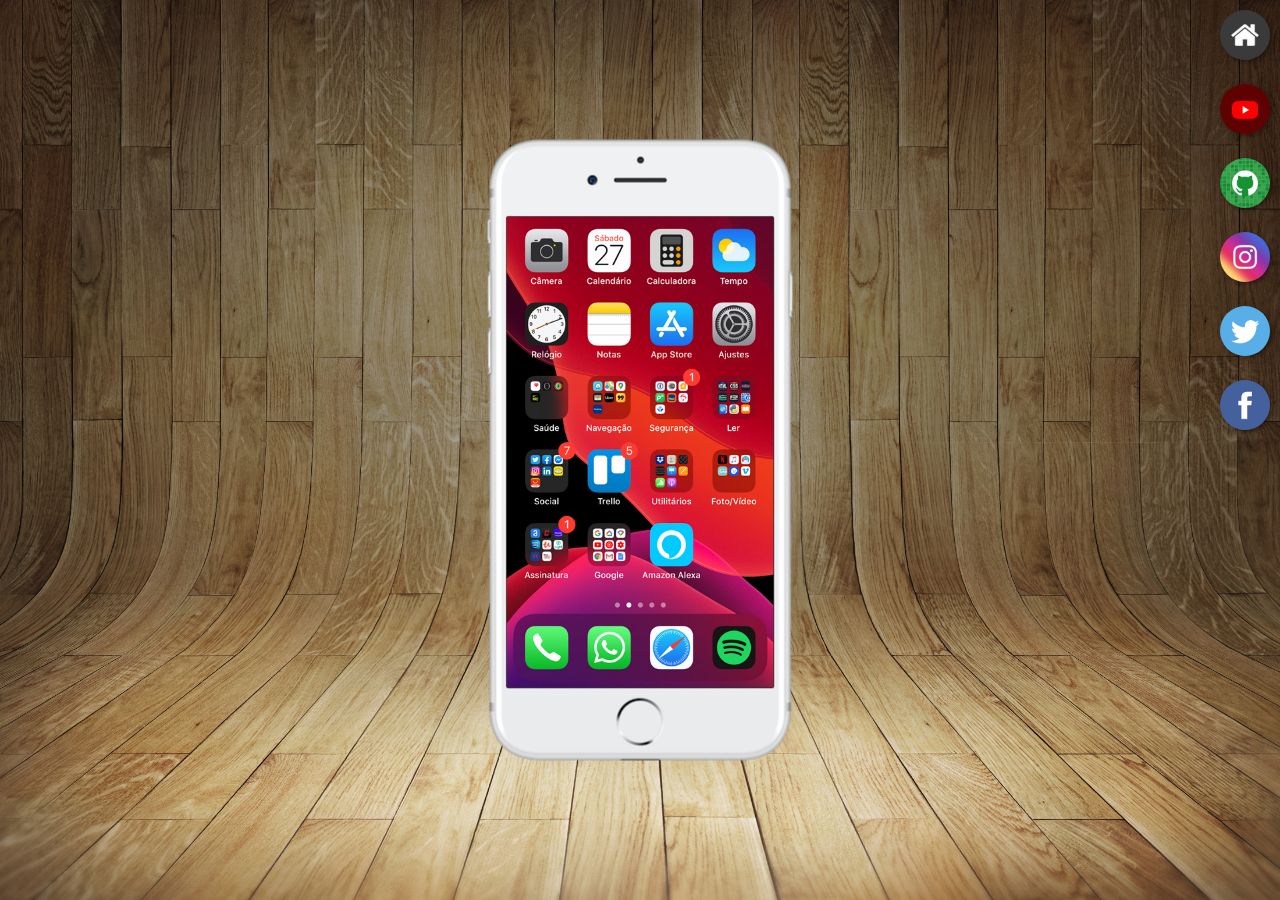
<file: index.html>
<!DOCTYPE html>
<html lang="pt-br">
<head>
    <meta charset="UTF-8">
    <meta http-equiv="X-UA-Compatible" content="IE=edge">
    <meta name="viewport" content="width=device-width, initial-scale=1.0">
    <link rel="shortcut icon" href="favicon.ico" type="image/x-icon">
    <link rel="stylesheet" href="estilos/style.css">
    <title>Projeto Redes Sociais</title>
</head>
<body>
    <main>
        <section id="telefone">
            <iframe src="home.html" name="tela"  id="tela" frameborder="0">
                Seu navegador não é compatível com isso.
            </iframe>
        </section>
        <section id="redes-sociais">
            <a href="home.html" target="tela"><img src="imagens/logo-home.jpg" alt="Home"></a><br>
            <a href="youtube.html" target="tela"><img src="imagens/logo-youtube.jpg" alt="YouTube"></a><br>
            <a href="github.html" target="tela"><img src="imagens/logo-github.jpg" alt="GitHub"></a><br>
            <a href="instagram.html" target="tela"><img src="imagens/logo-instagram.jpg" alt="Instagram"></a><br>
            <a href="twitter.html" target="tela"><img src="imagens/logo-twitter.jpg" alt="Twitter"></a><br>
            <a href="facebook.html" target="tela"><img src="imagens/logo-facebook.jpg" alt="Facebook"></a>
        </section>
    </main>
</body>
</html>
</file>
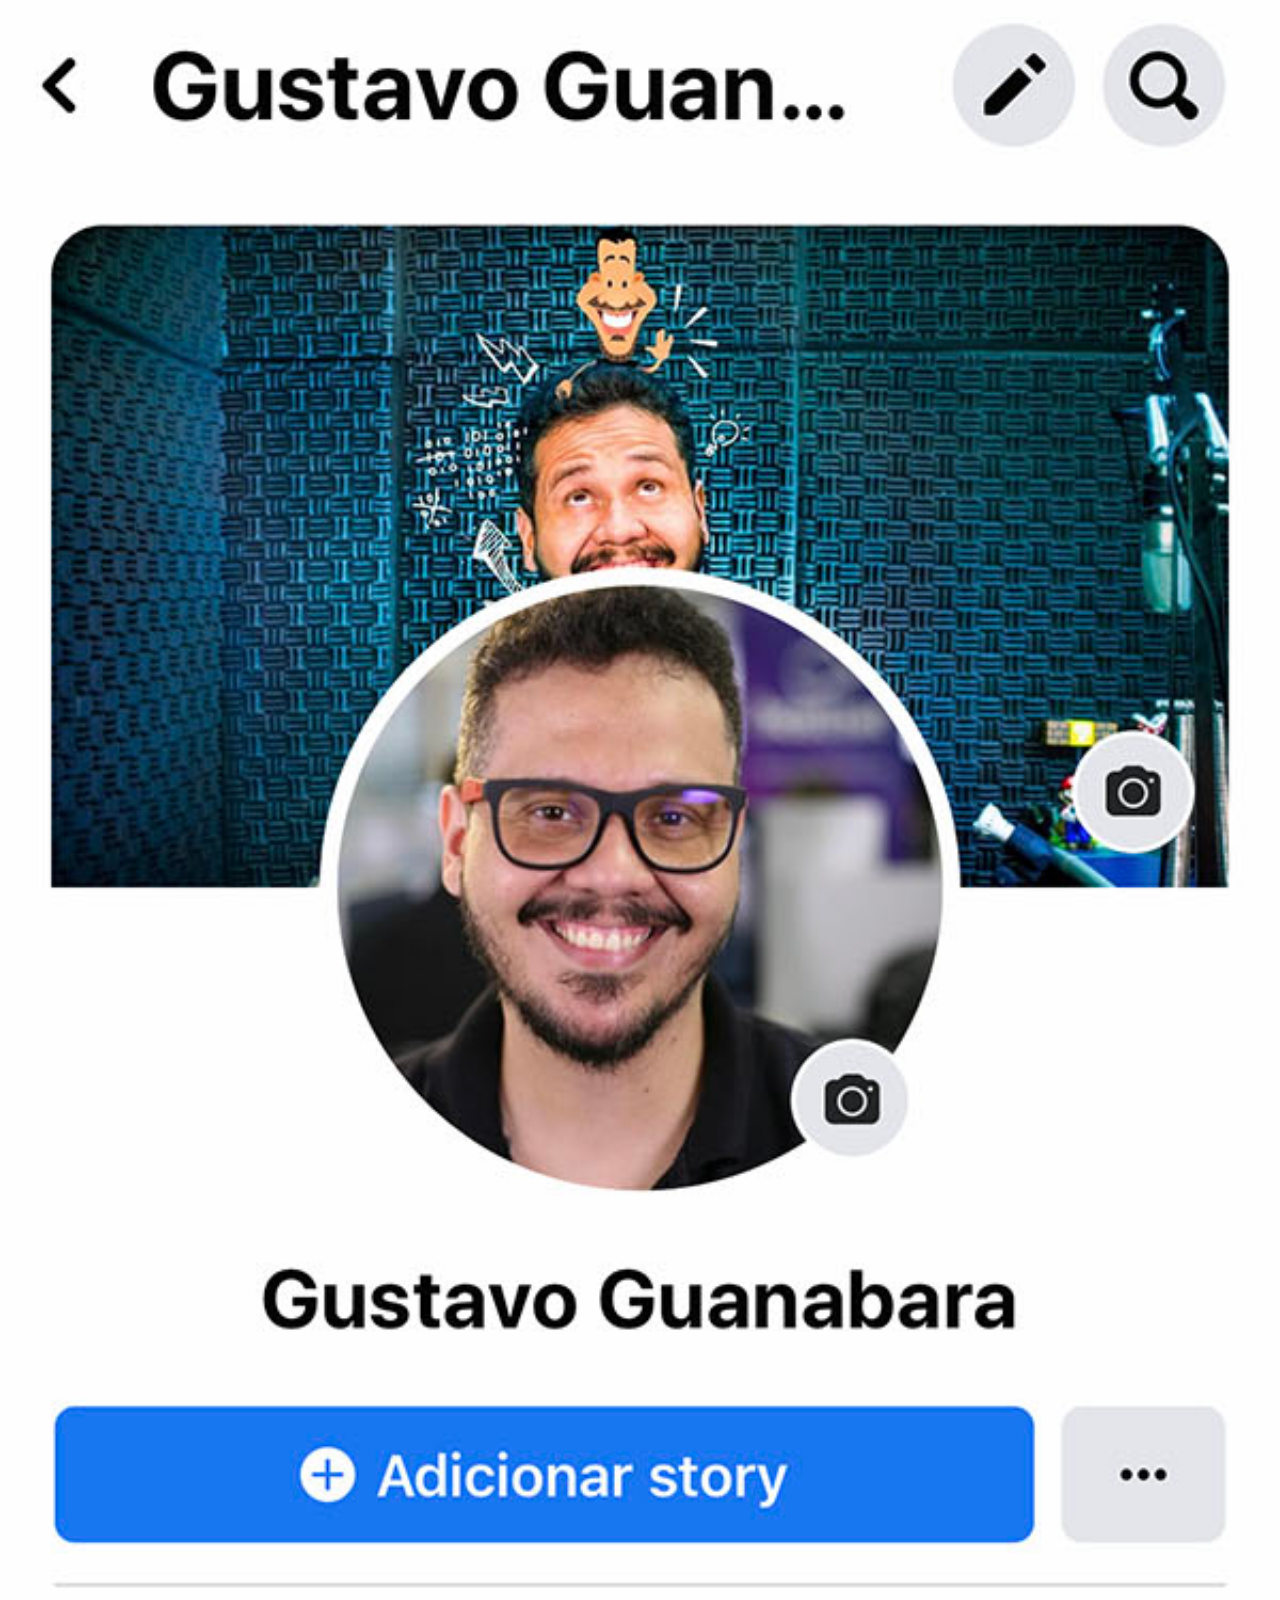
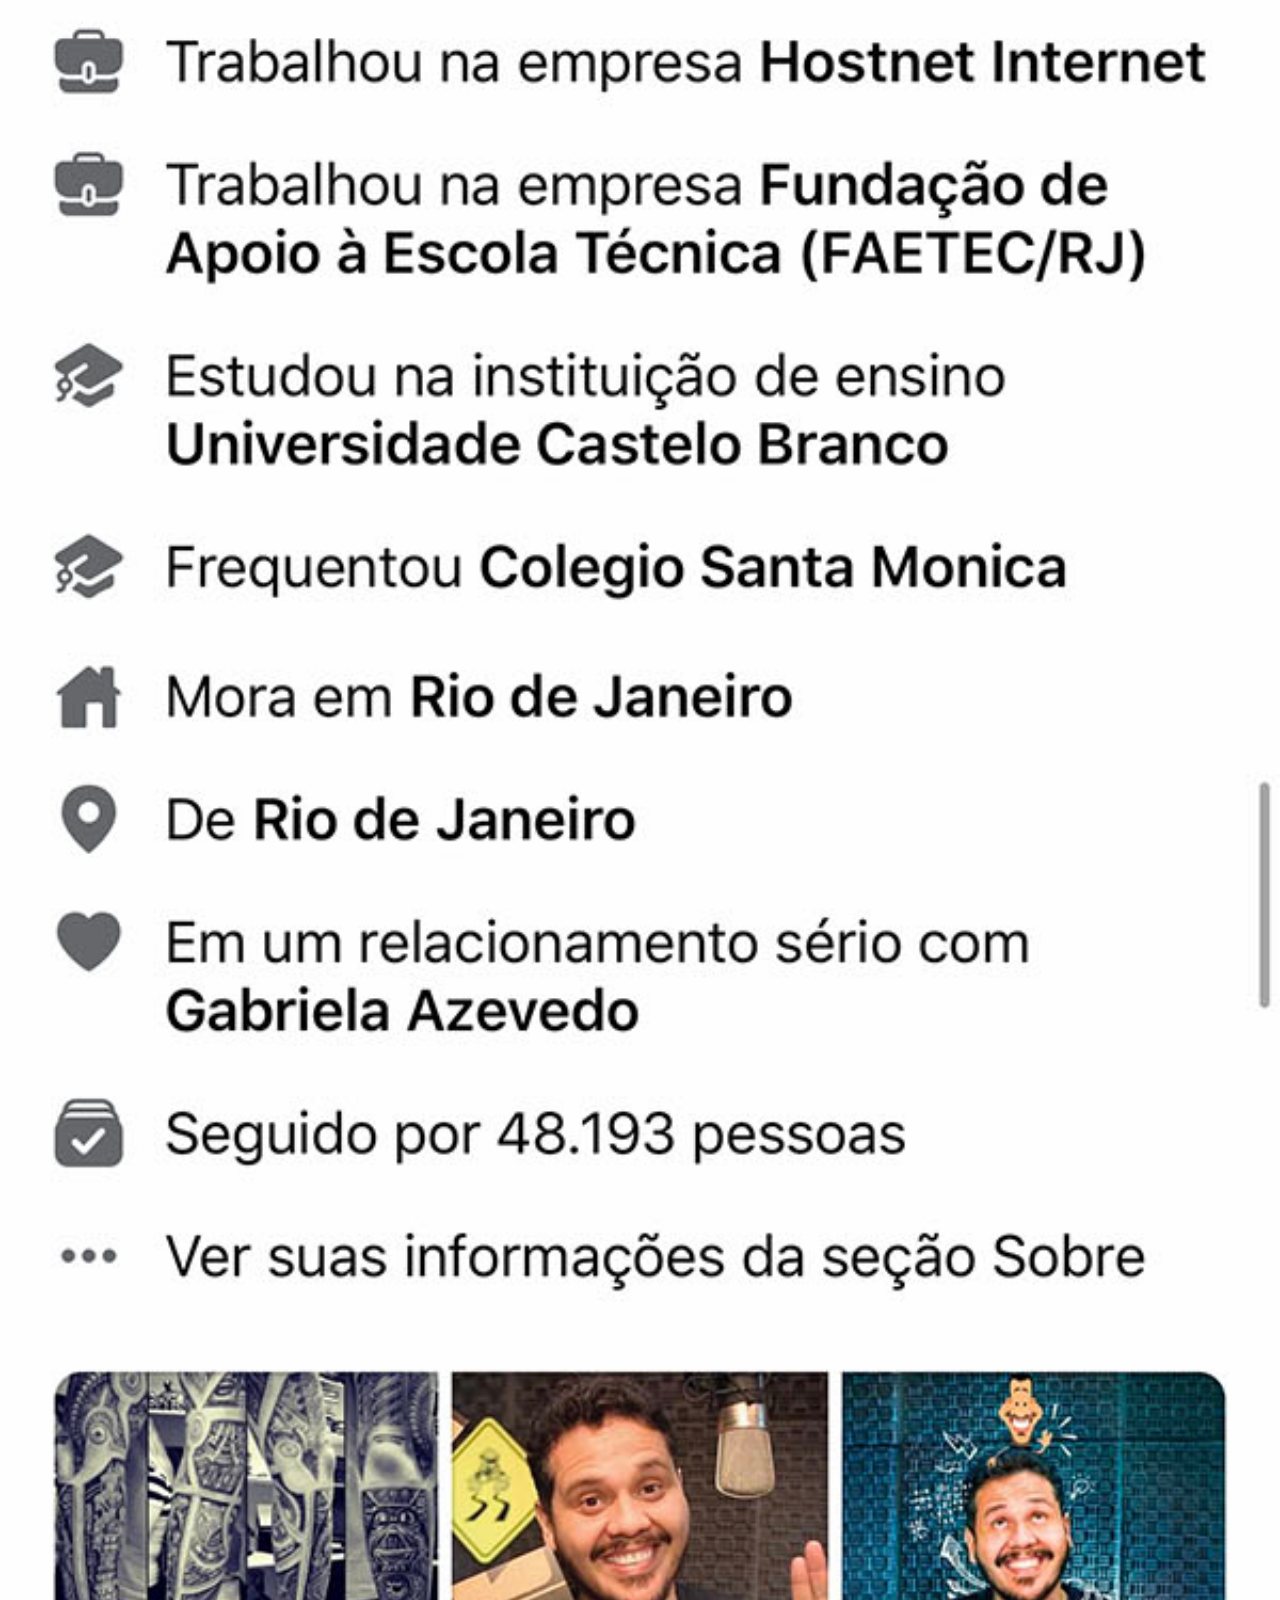
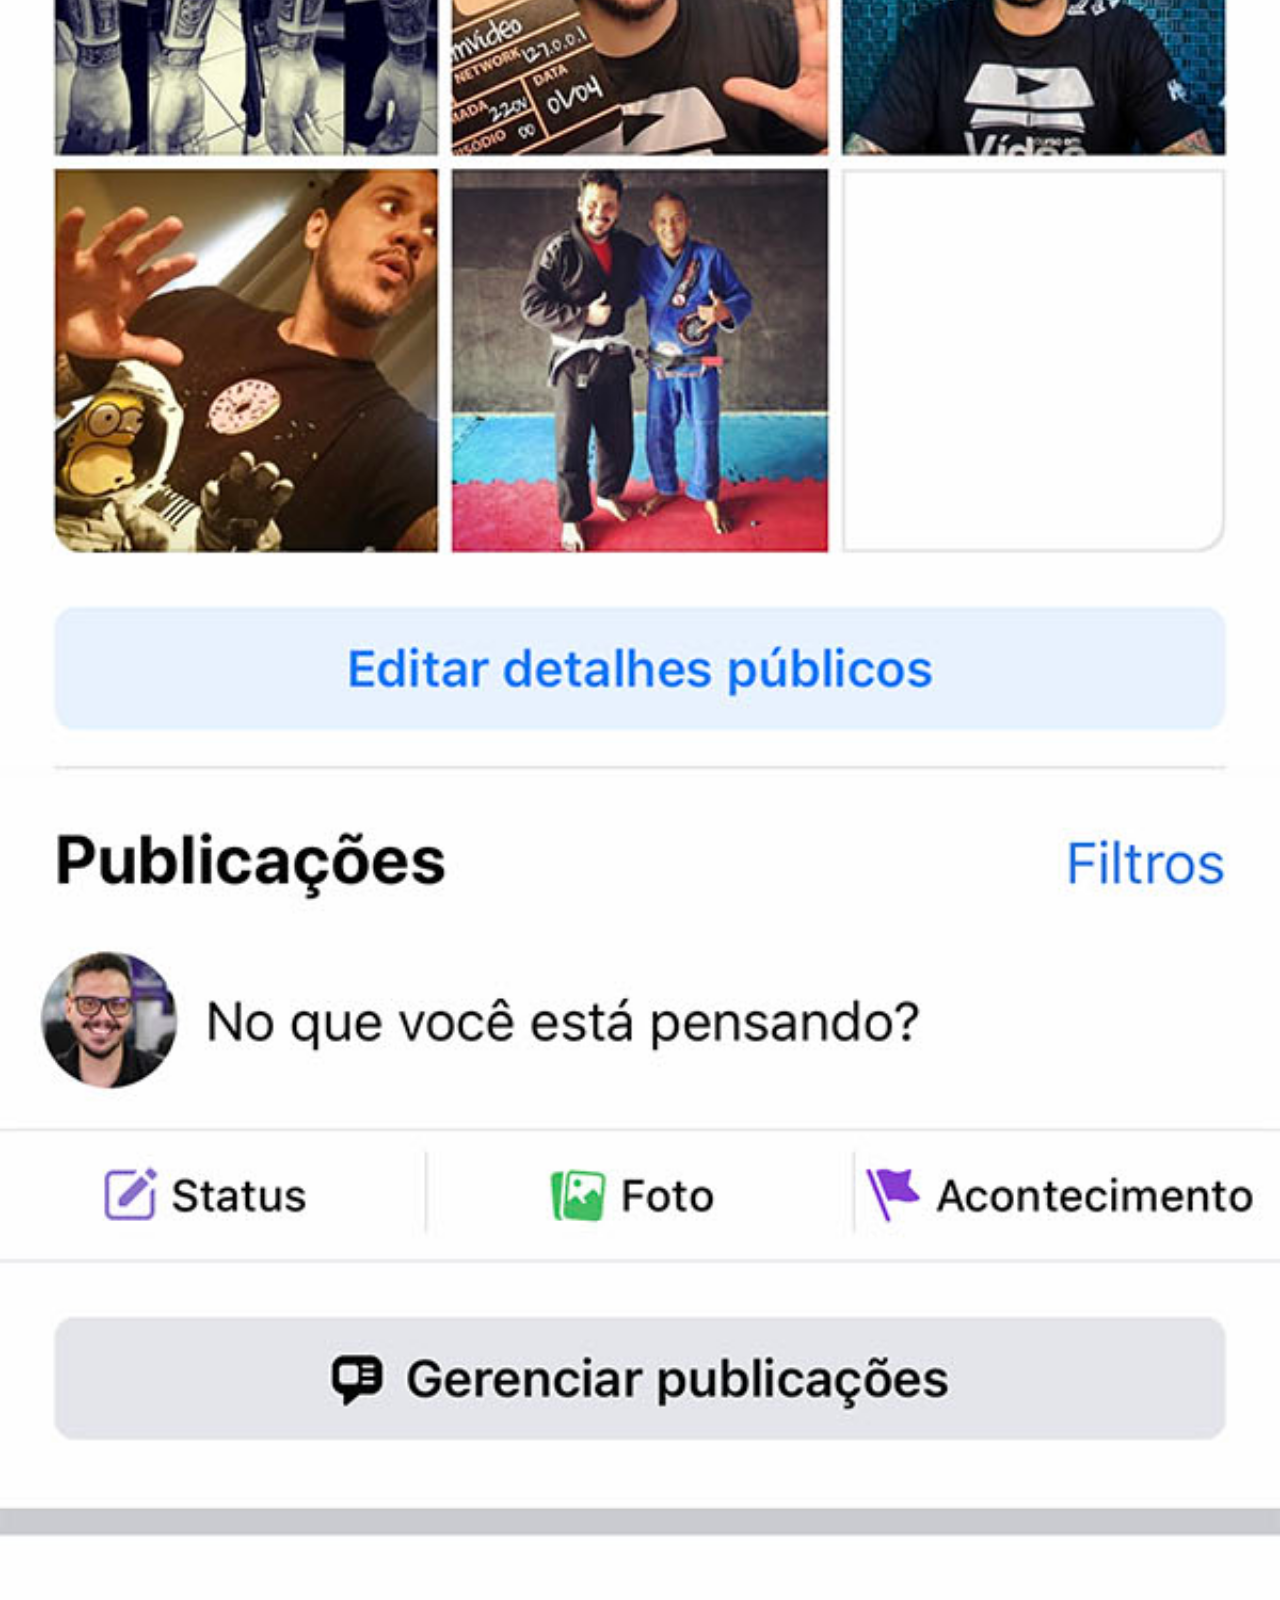
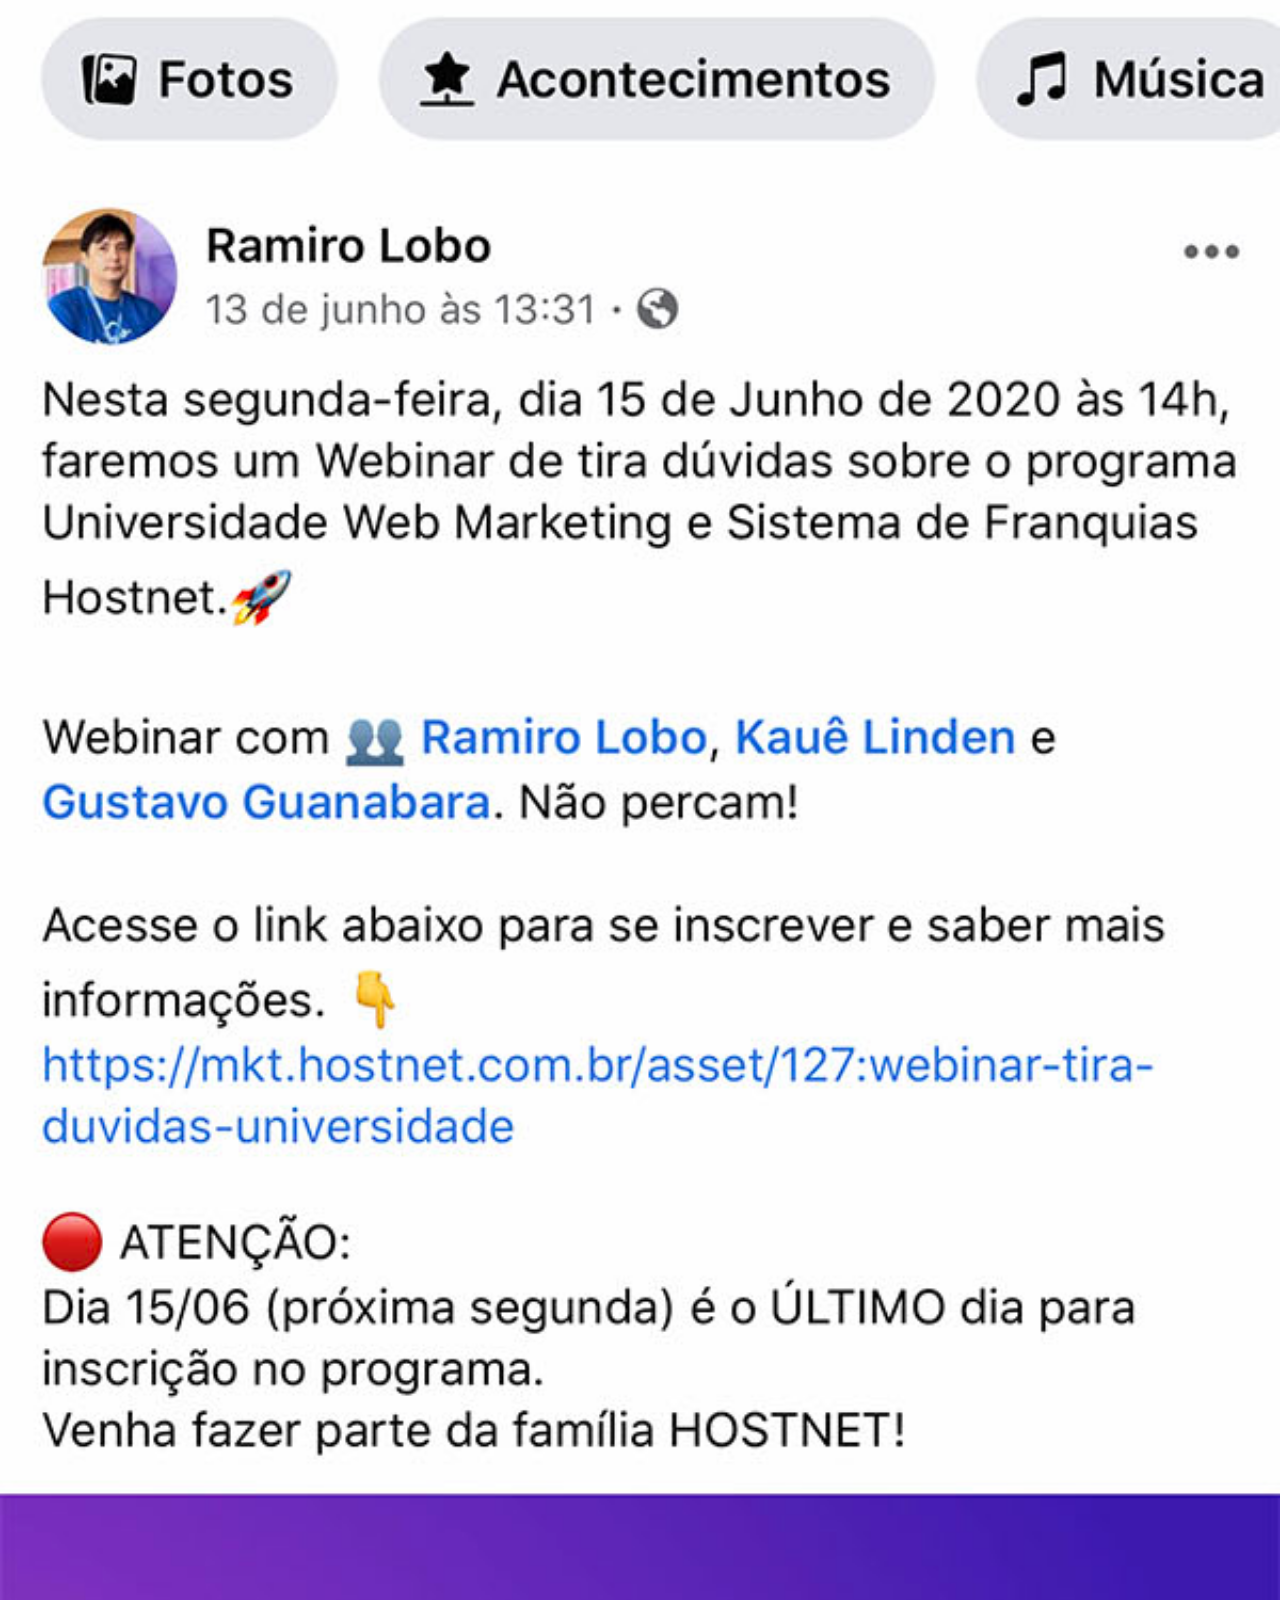
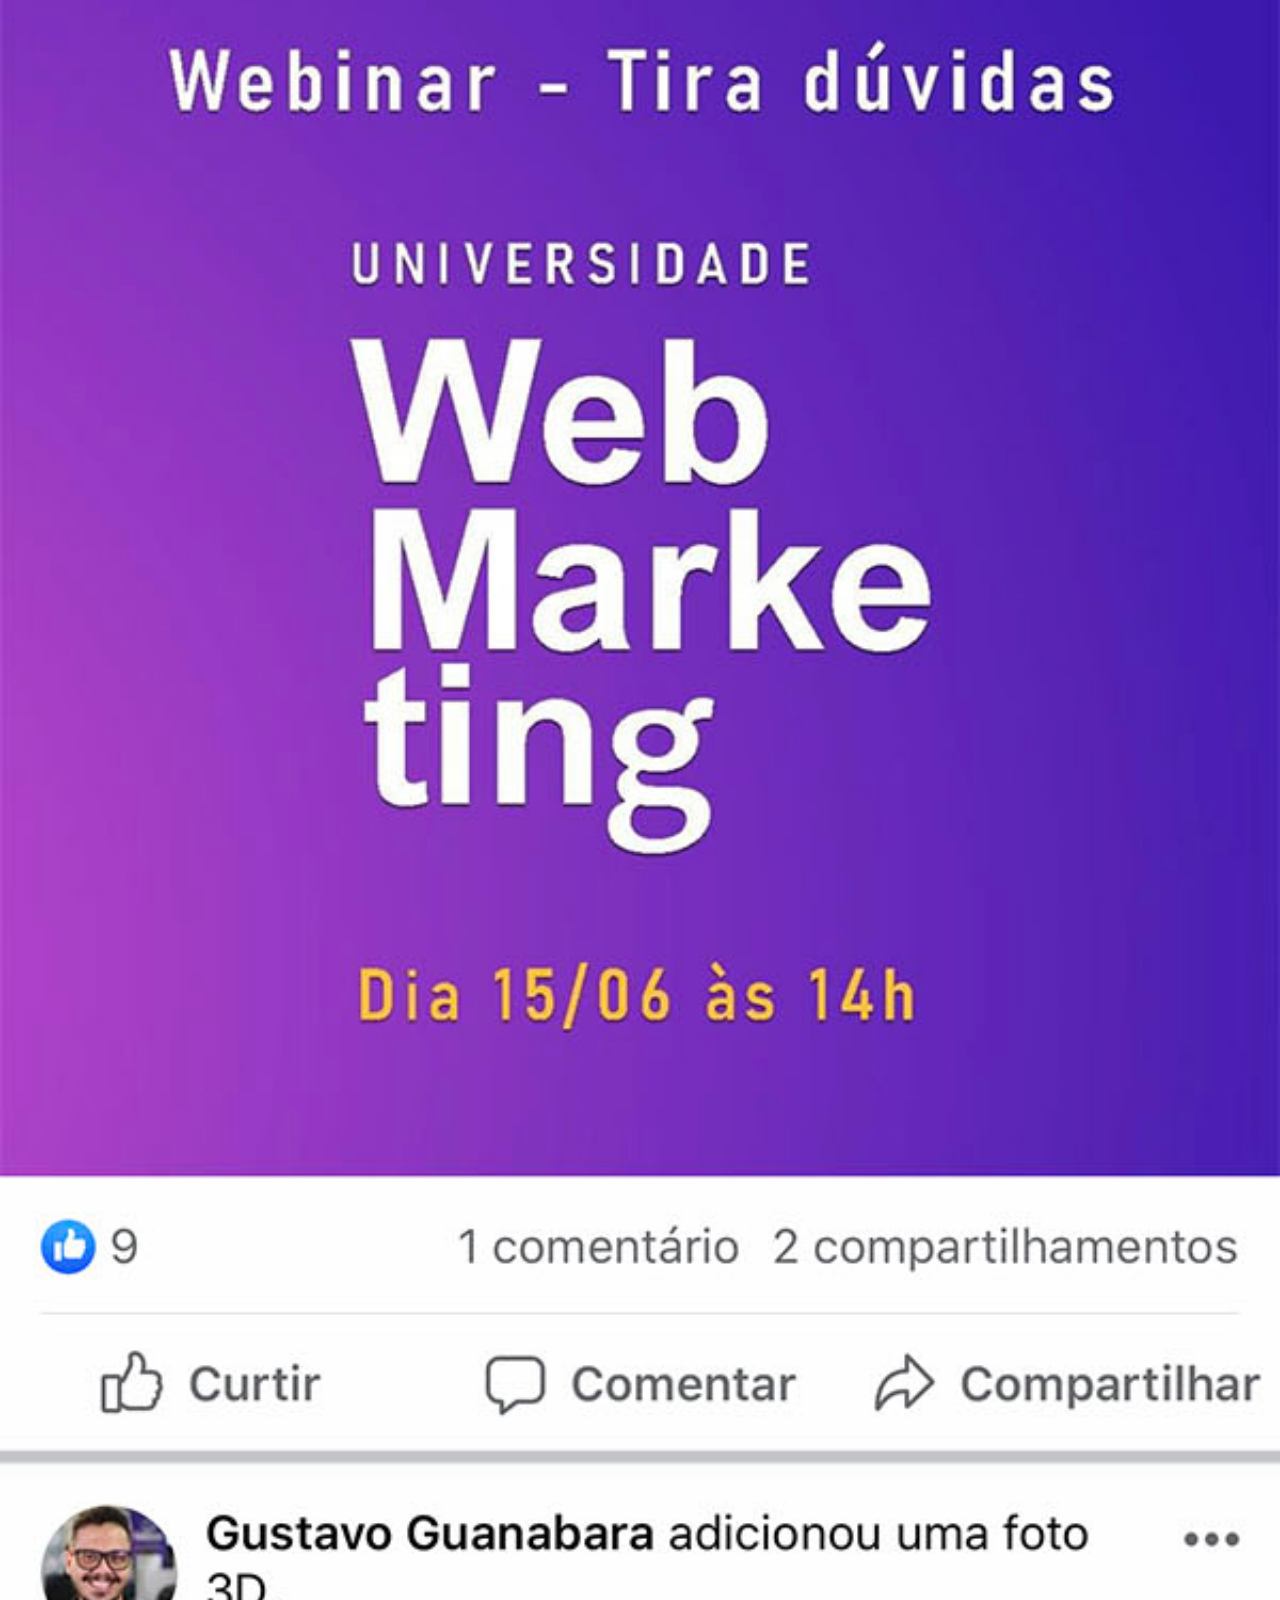
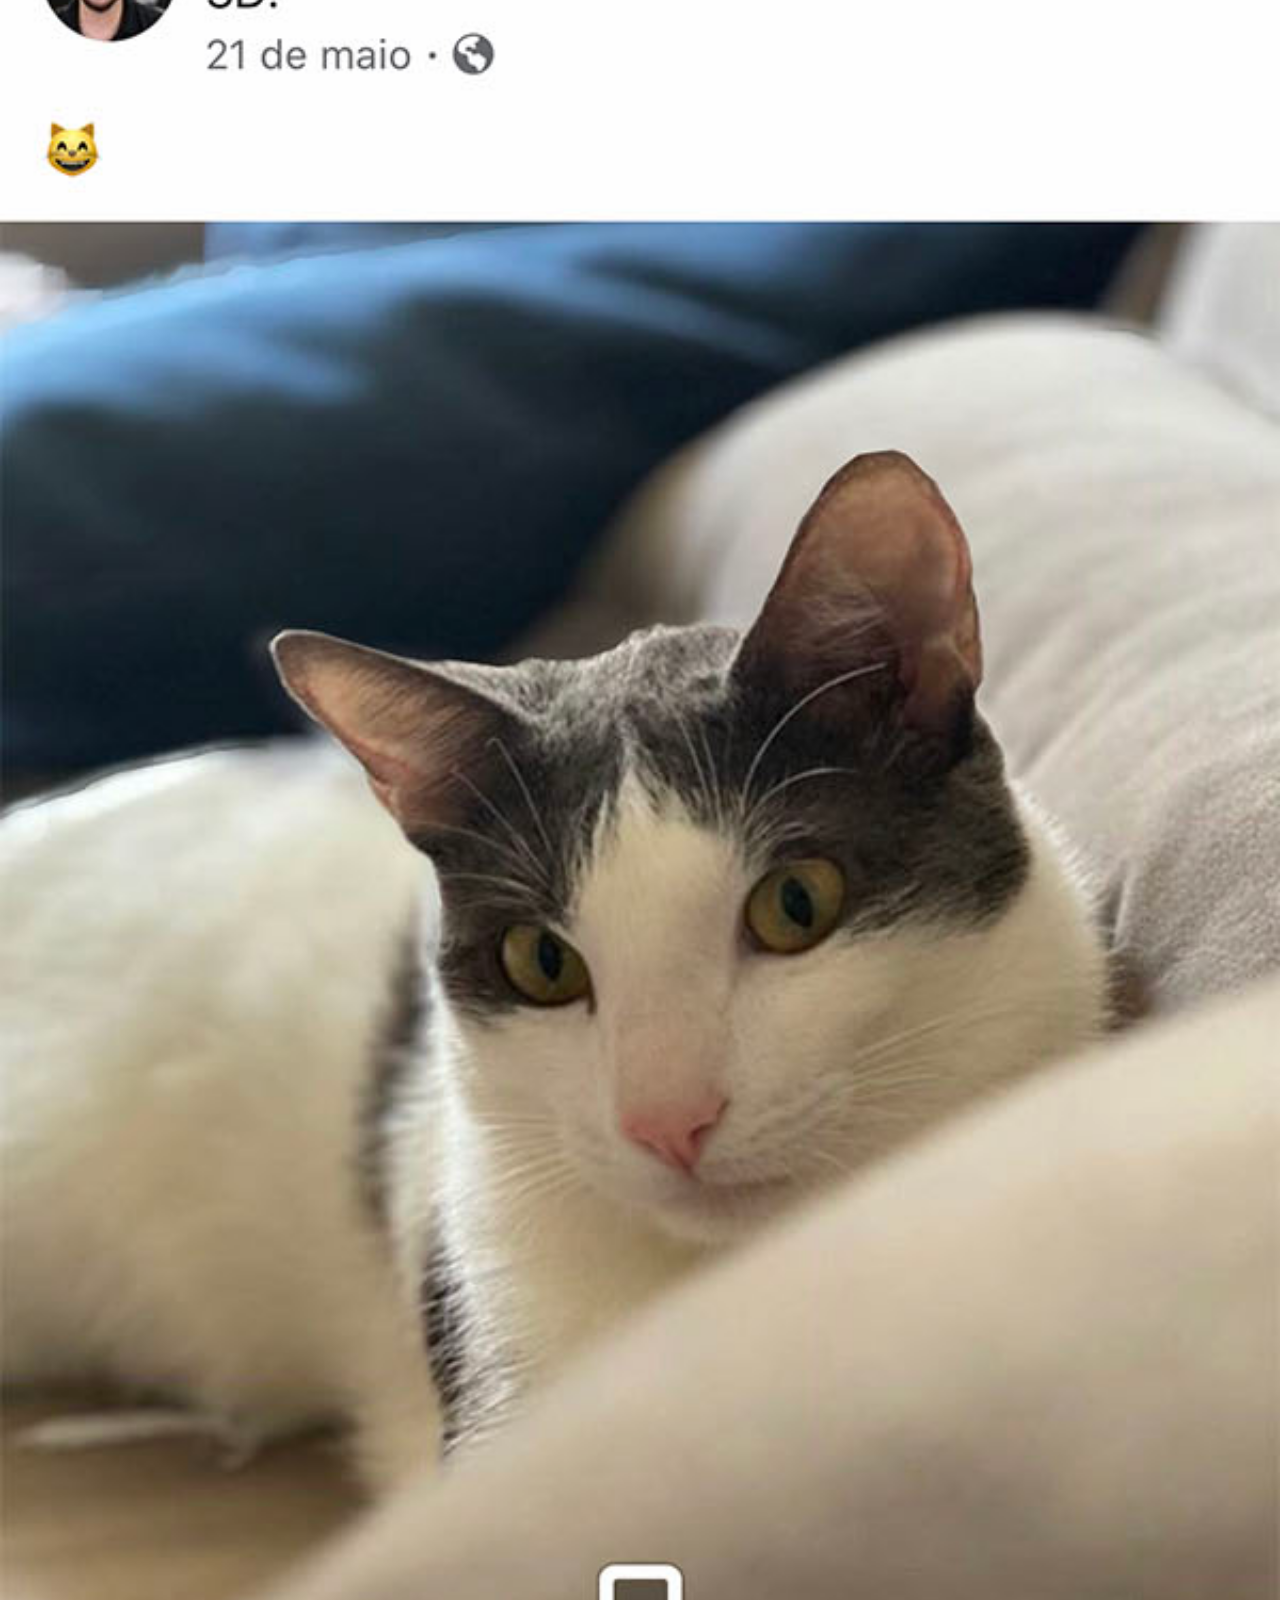
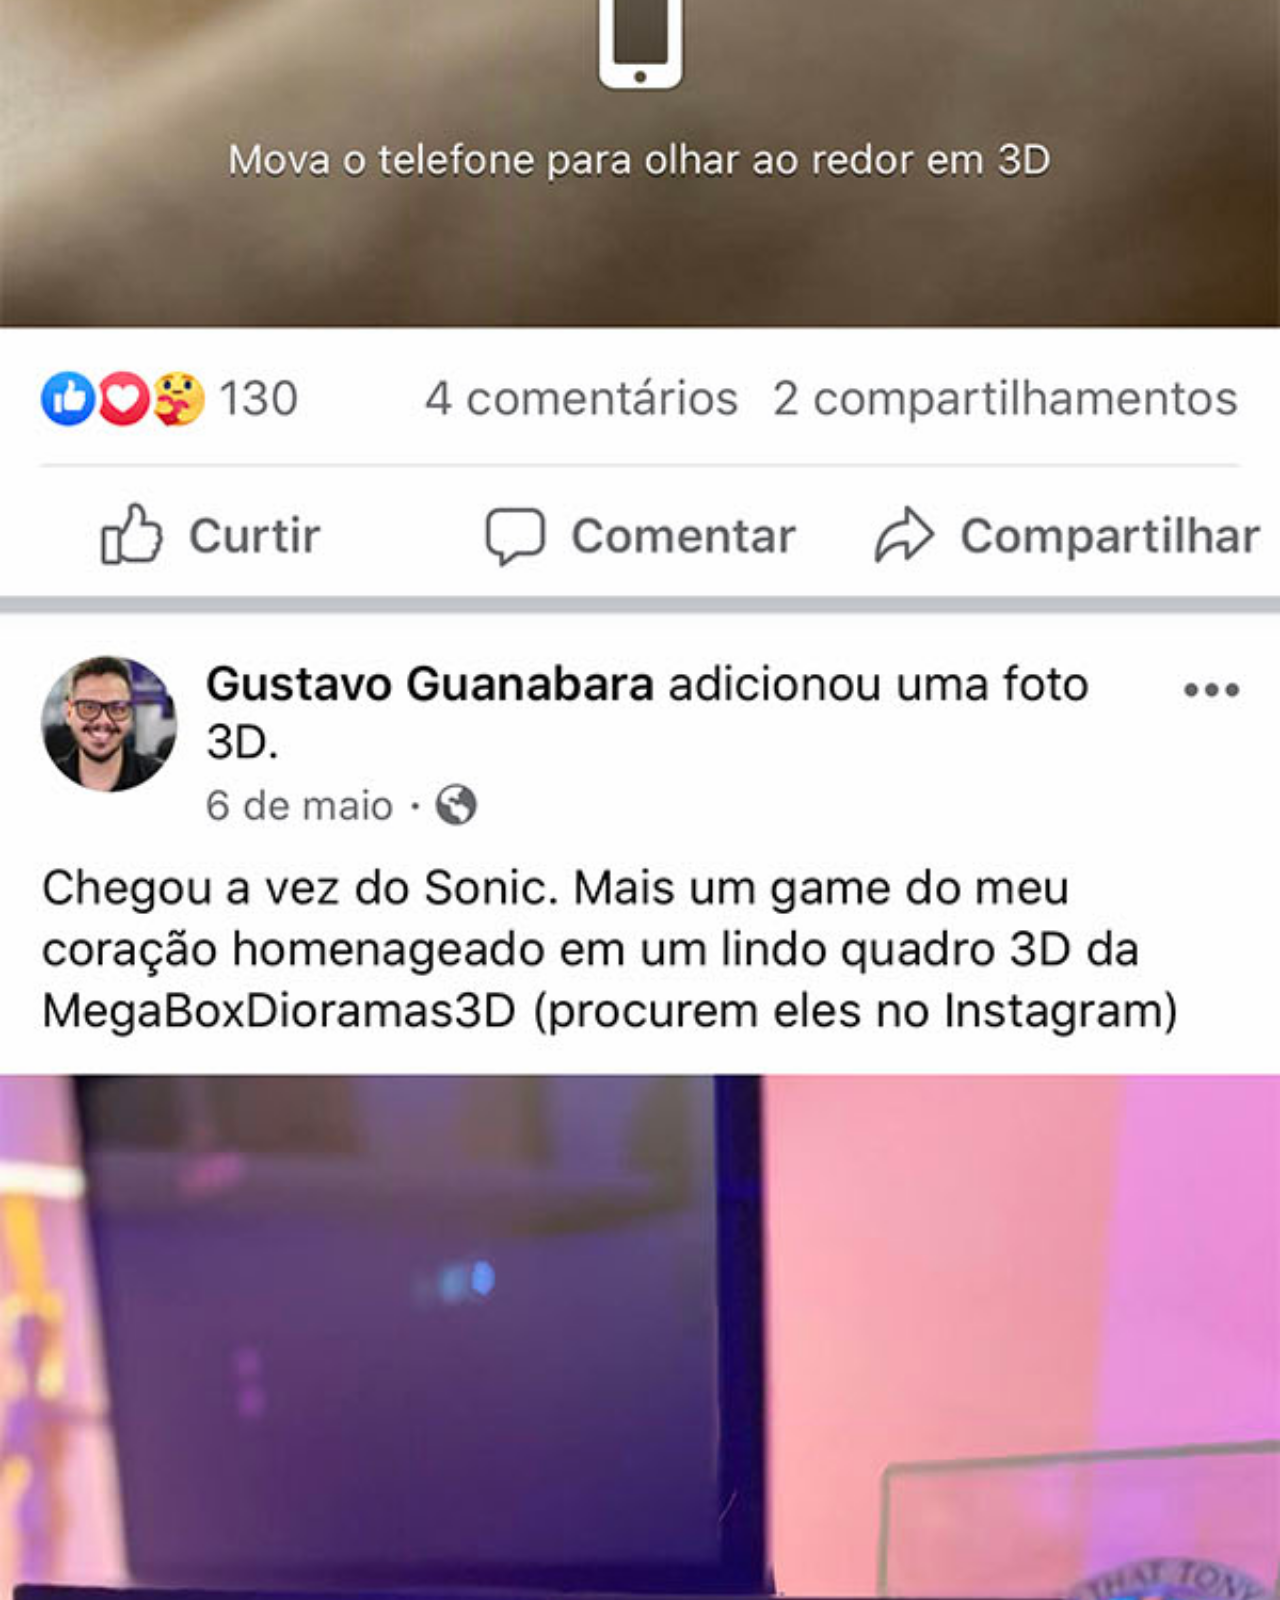
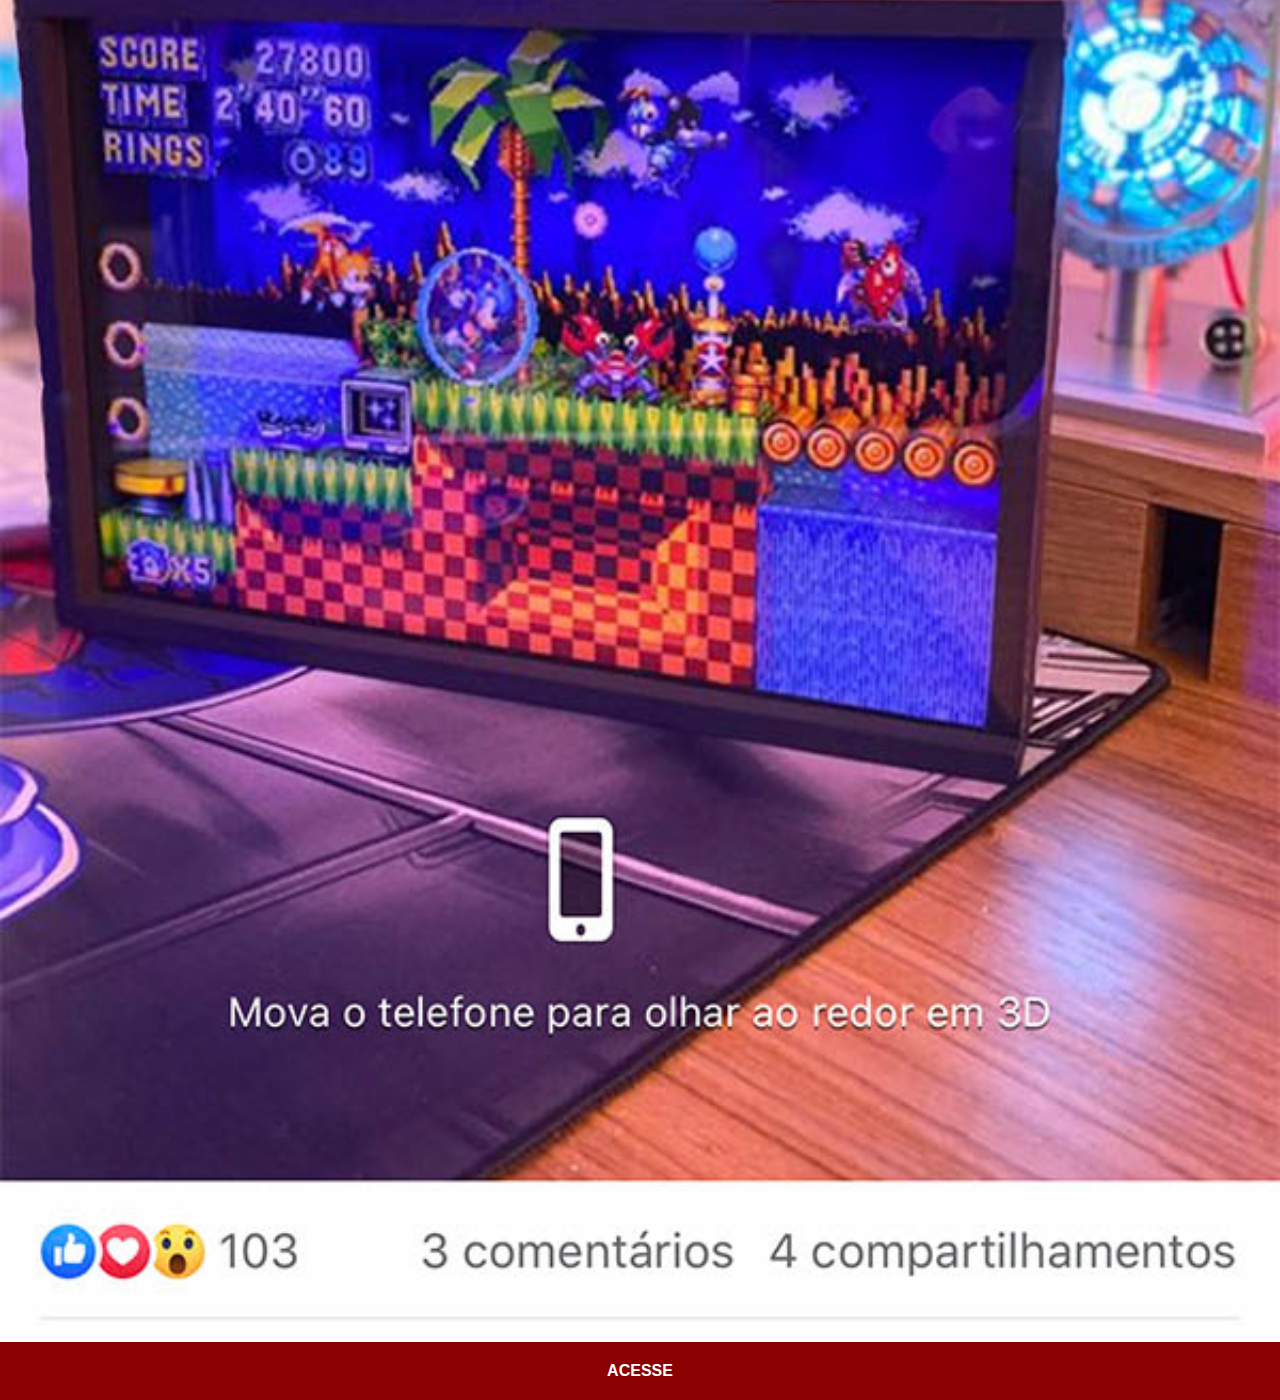
<file: facebook.html>
<!DOCTYPE html>
<html lang="en">
<head>
    <meta charset="UTF-8">
    <meta http-equiv="X-UA-Compatible" content="IE=edge">
    <meta name="viewport" content="width=device-width, initial-scale=1.0">
    <link rel="stylesheet" href="estilos/social.css">
    <title>Facebook</title>
</head>
<body>
    <img src="imagens/tela-facebook.jpg" alt="Facebook">
    <a href="https://www.facebook.com/gustavoguanabara">ACESSE</a>
</body>
</html>
</file>
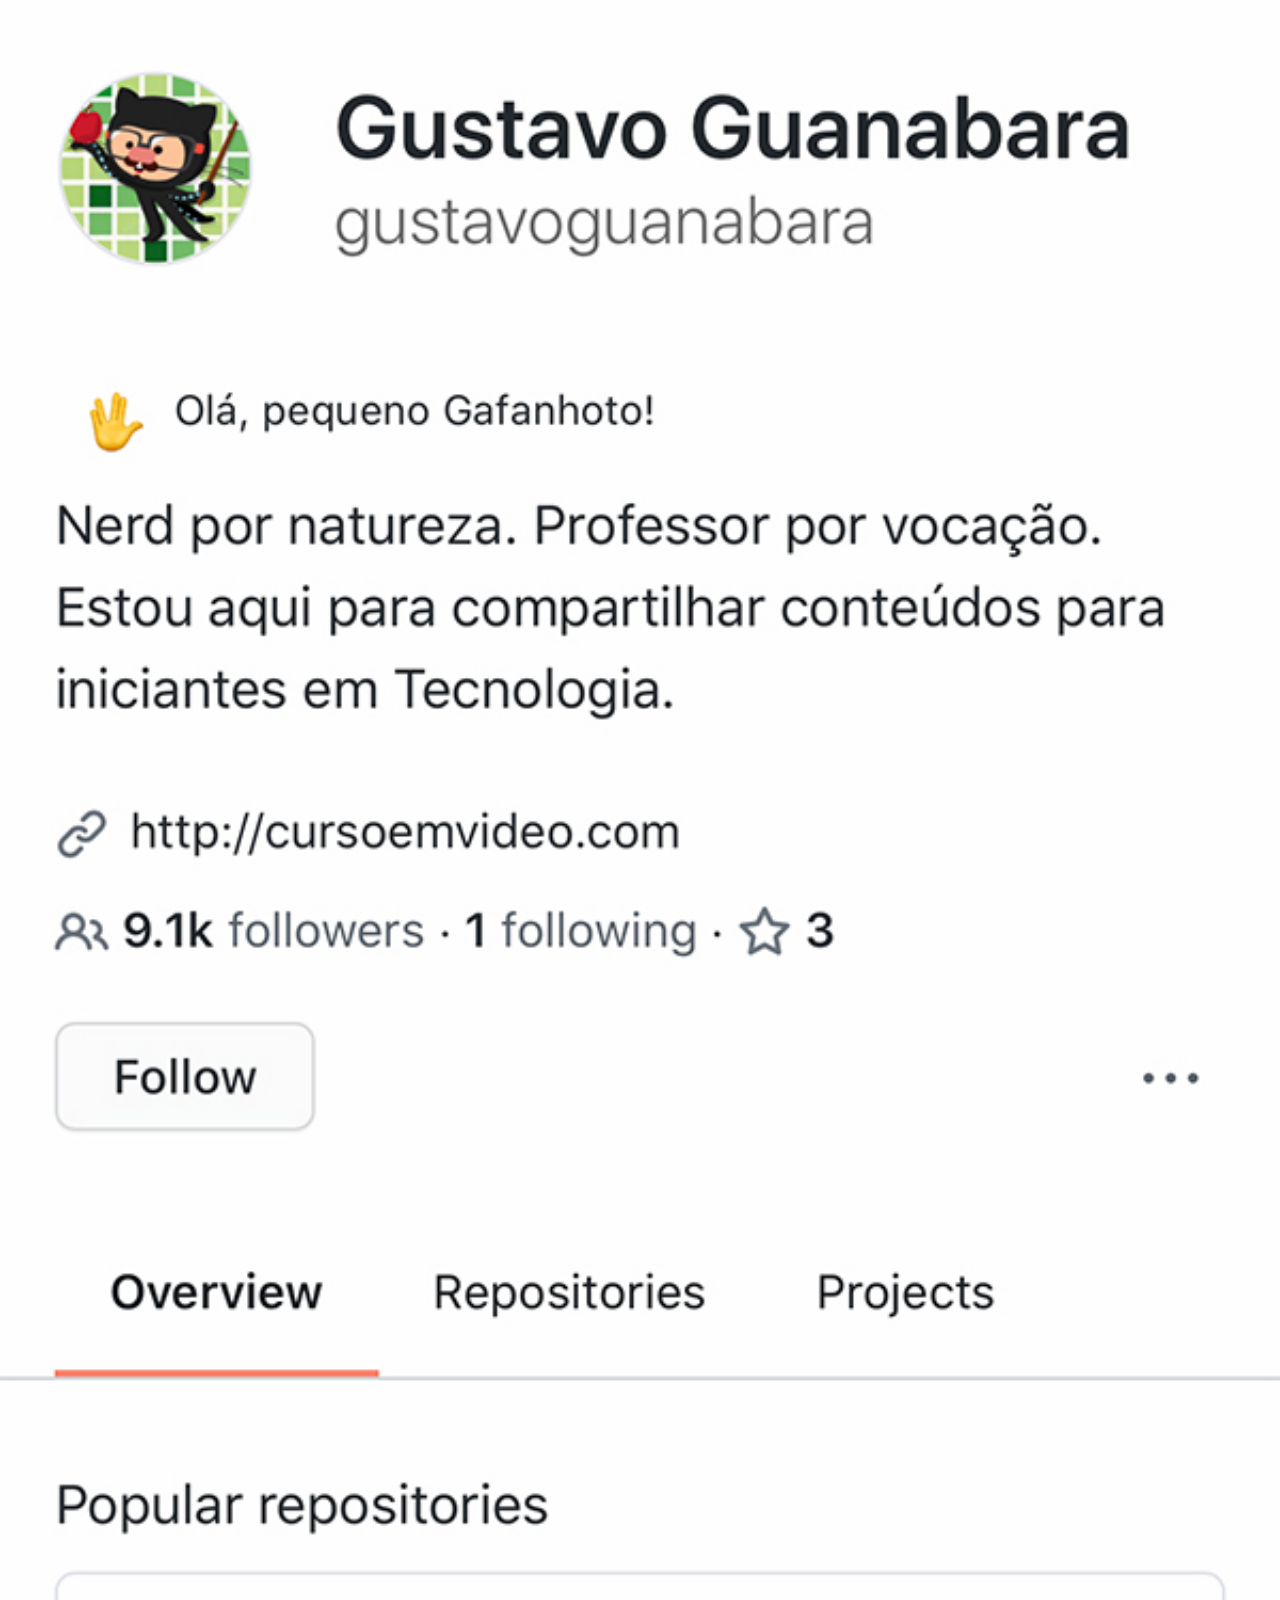
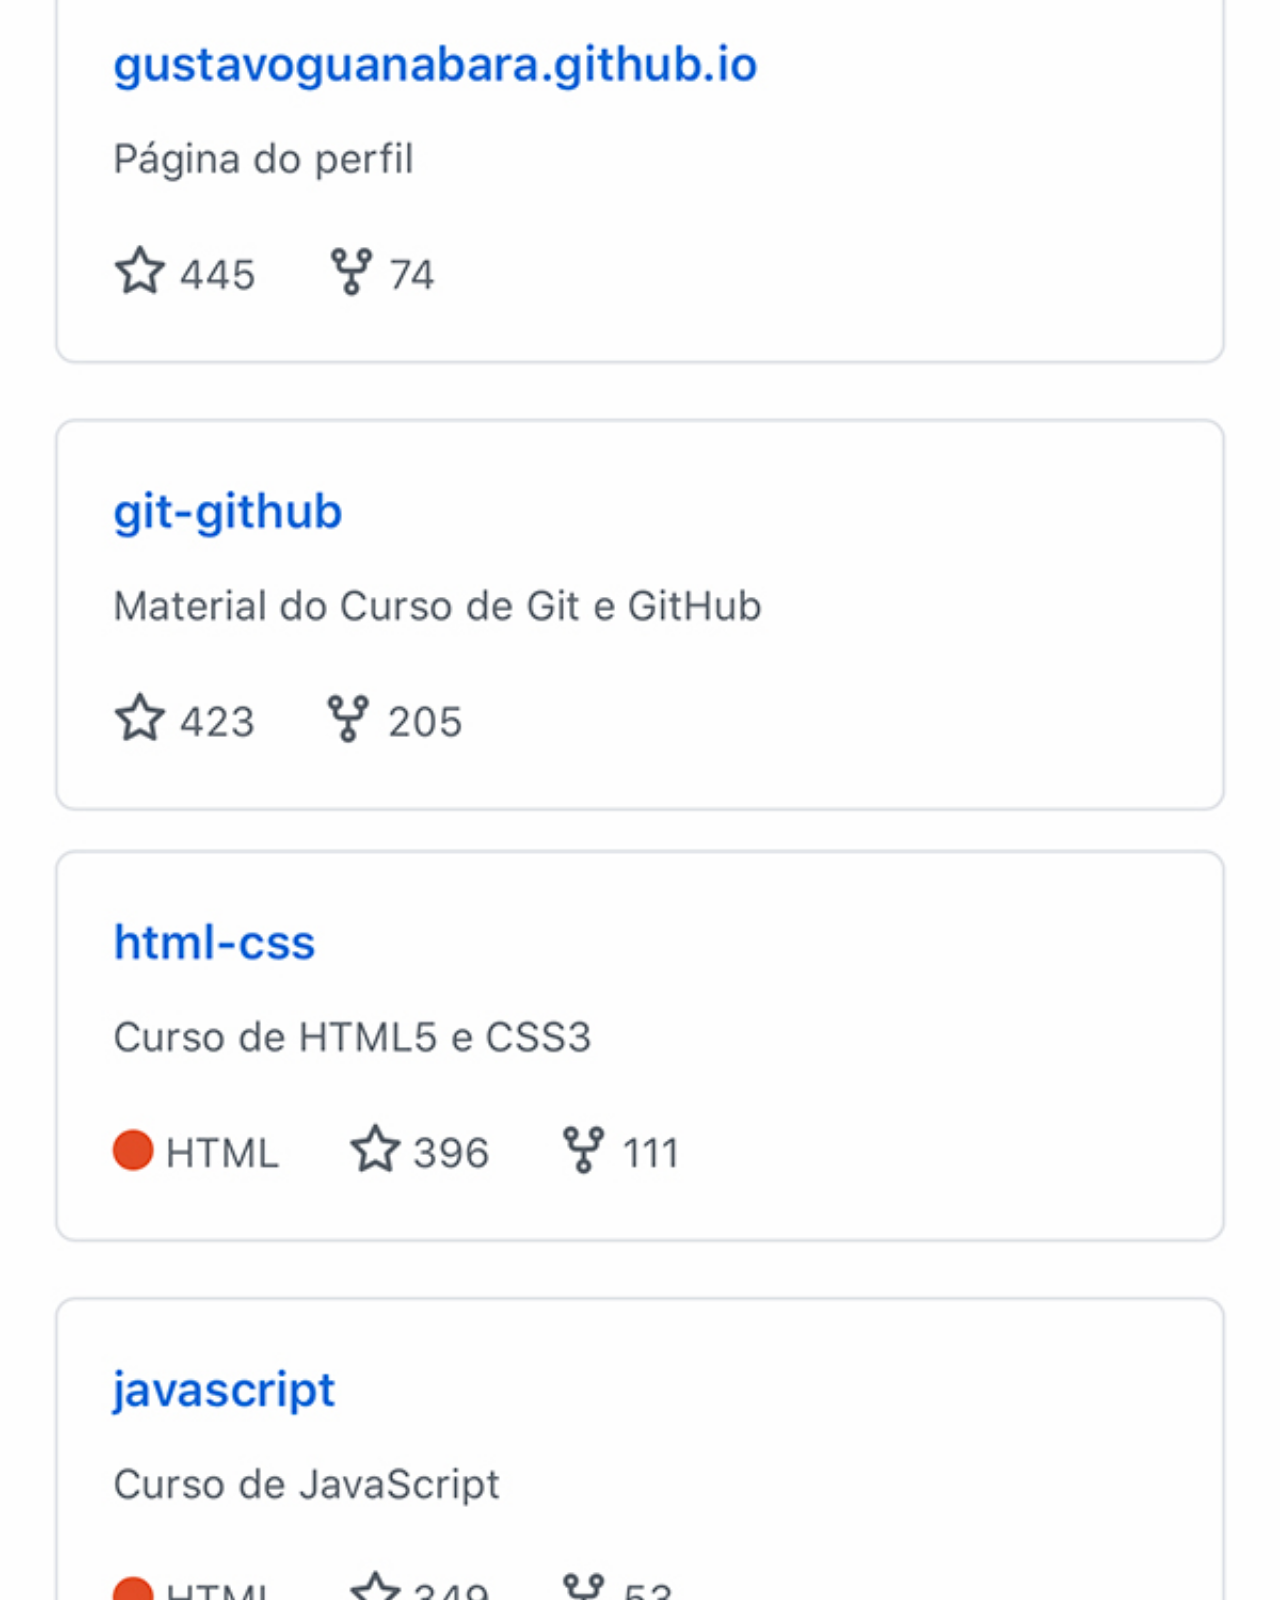
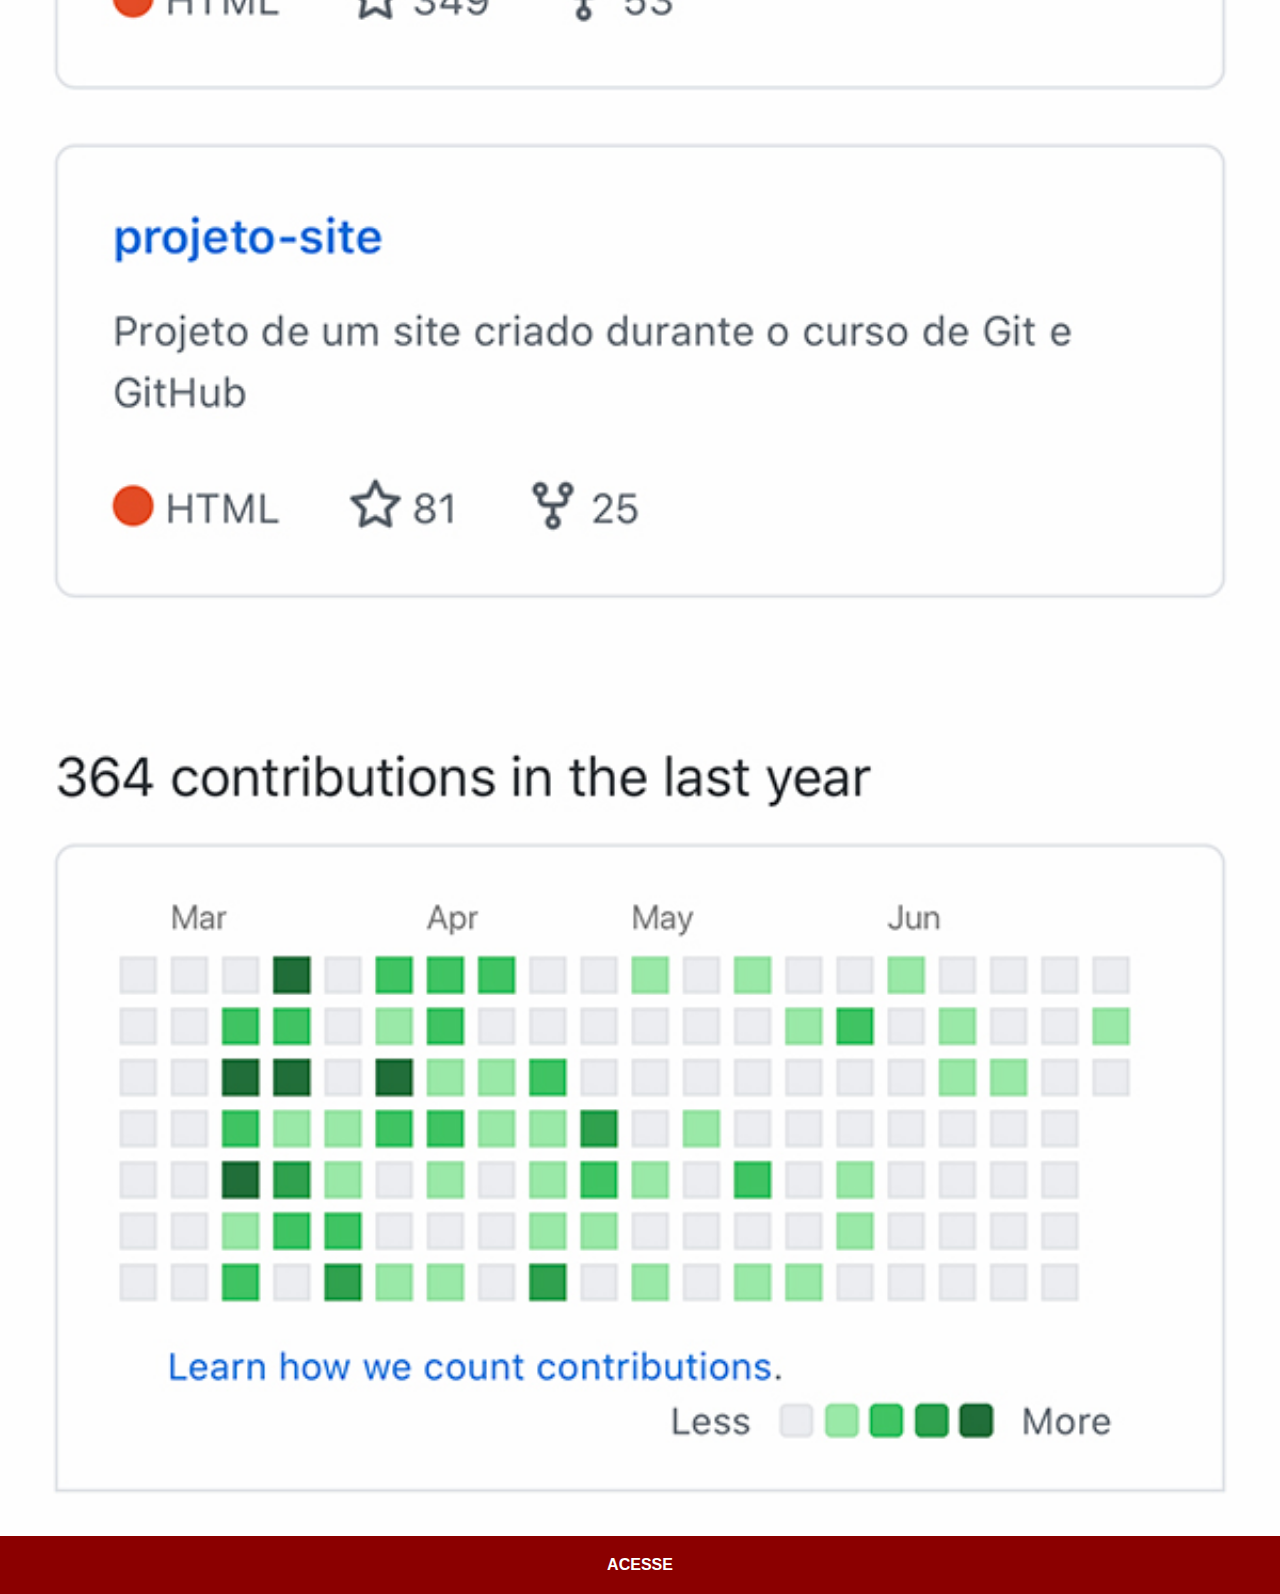
<file: github.html>
<!DOCTYPE html>
<html lang="pt-br">
<head>
    <meta charset="UTF-8">
    <meta http-equiv="X-UA-Compatible" content="IE=edge">
    <meta name="viewport" content="width=device-width, initial-scale=1.0">
    <title>GitHub</title>
    <link rel="stylesheet" href="estilos/social.css">
</head>
<body>
    <img src="imagens/tela-github.jpg" alt="GitHub">
    <a href="https://github.com/gustavoguanabara" target="_blank">ACESSE</a>
</body>
</html>
</file>
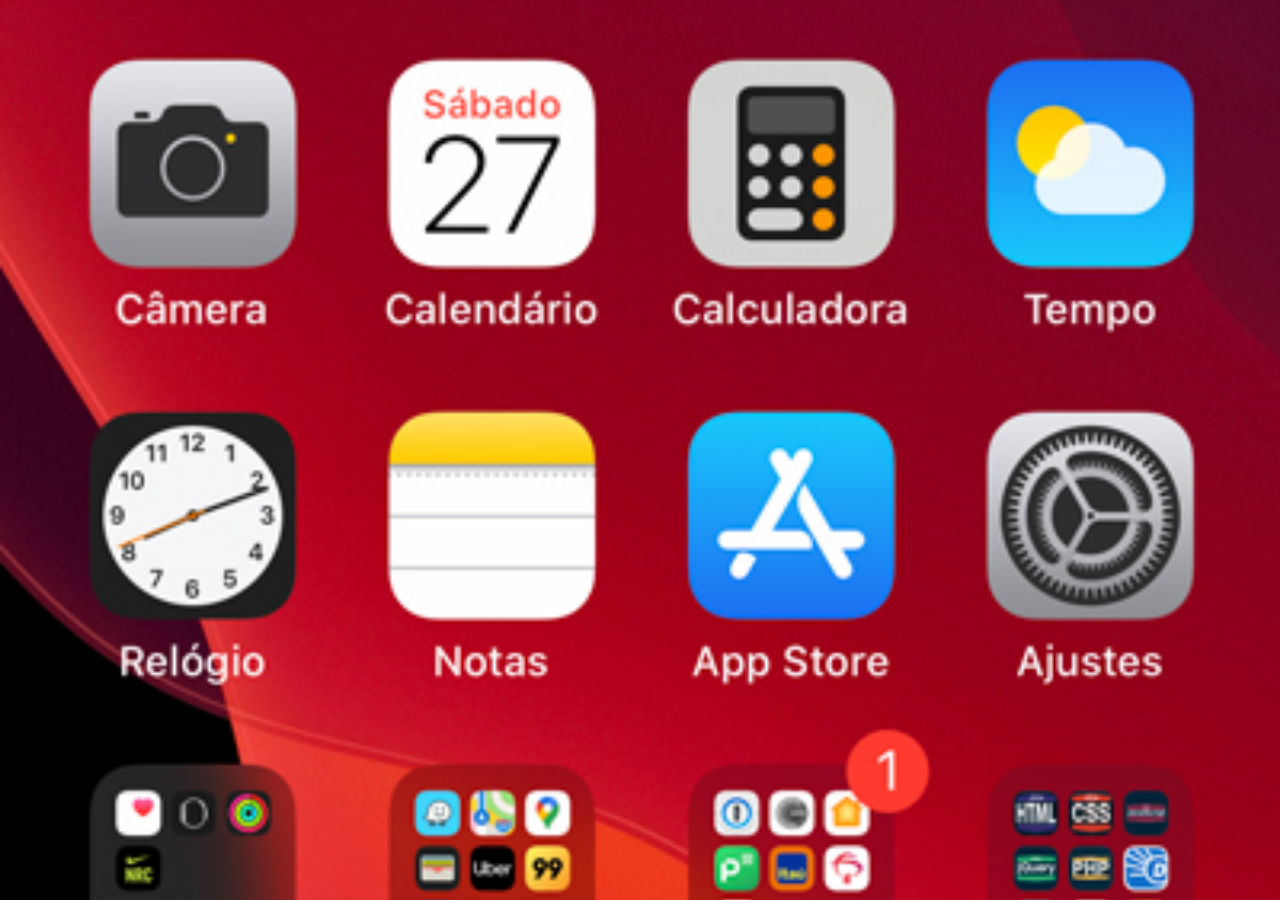
<file: home.html>
<!DOCTYPE html>
<html lang="pt-br">
<head>
    <meta charset="UTF-8">
    <meta http-equiv="X-UA-Compatible" content="IE=edge">
    <meta name="viewport" content="width=device-width, initial-scale=1.0">
    <title>Home</title>
    <style>
        * {
            margin: 0px;
            padding: 0px;
        }

        body {
            width: 100vw;
            height: 100vh;
            background: black url('imagens/tela-home.jpg') no-repeat top center;
            background-size: cover;
        }
    </style>
</head>
<body>
    
</body>
</html>
</file>
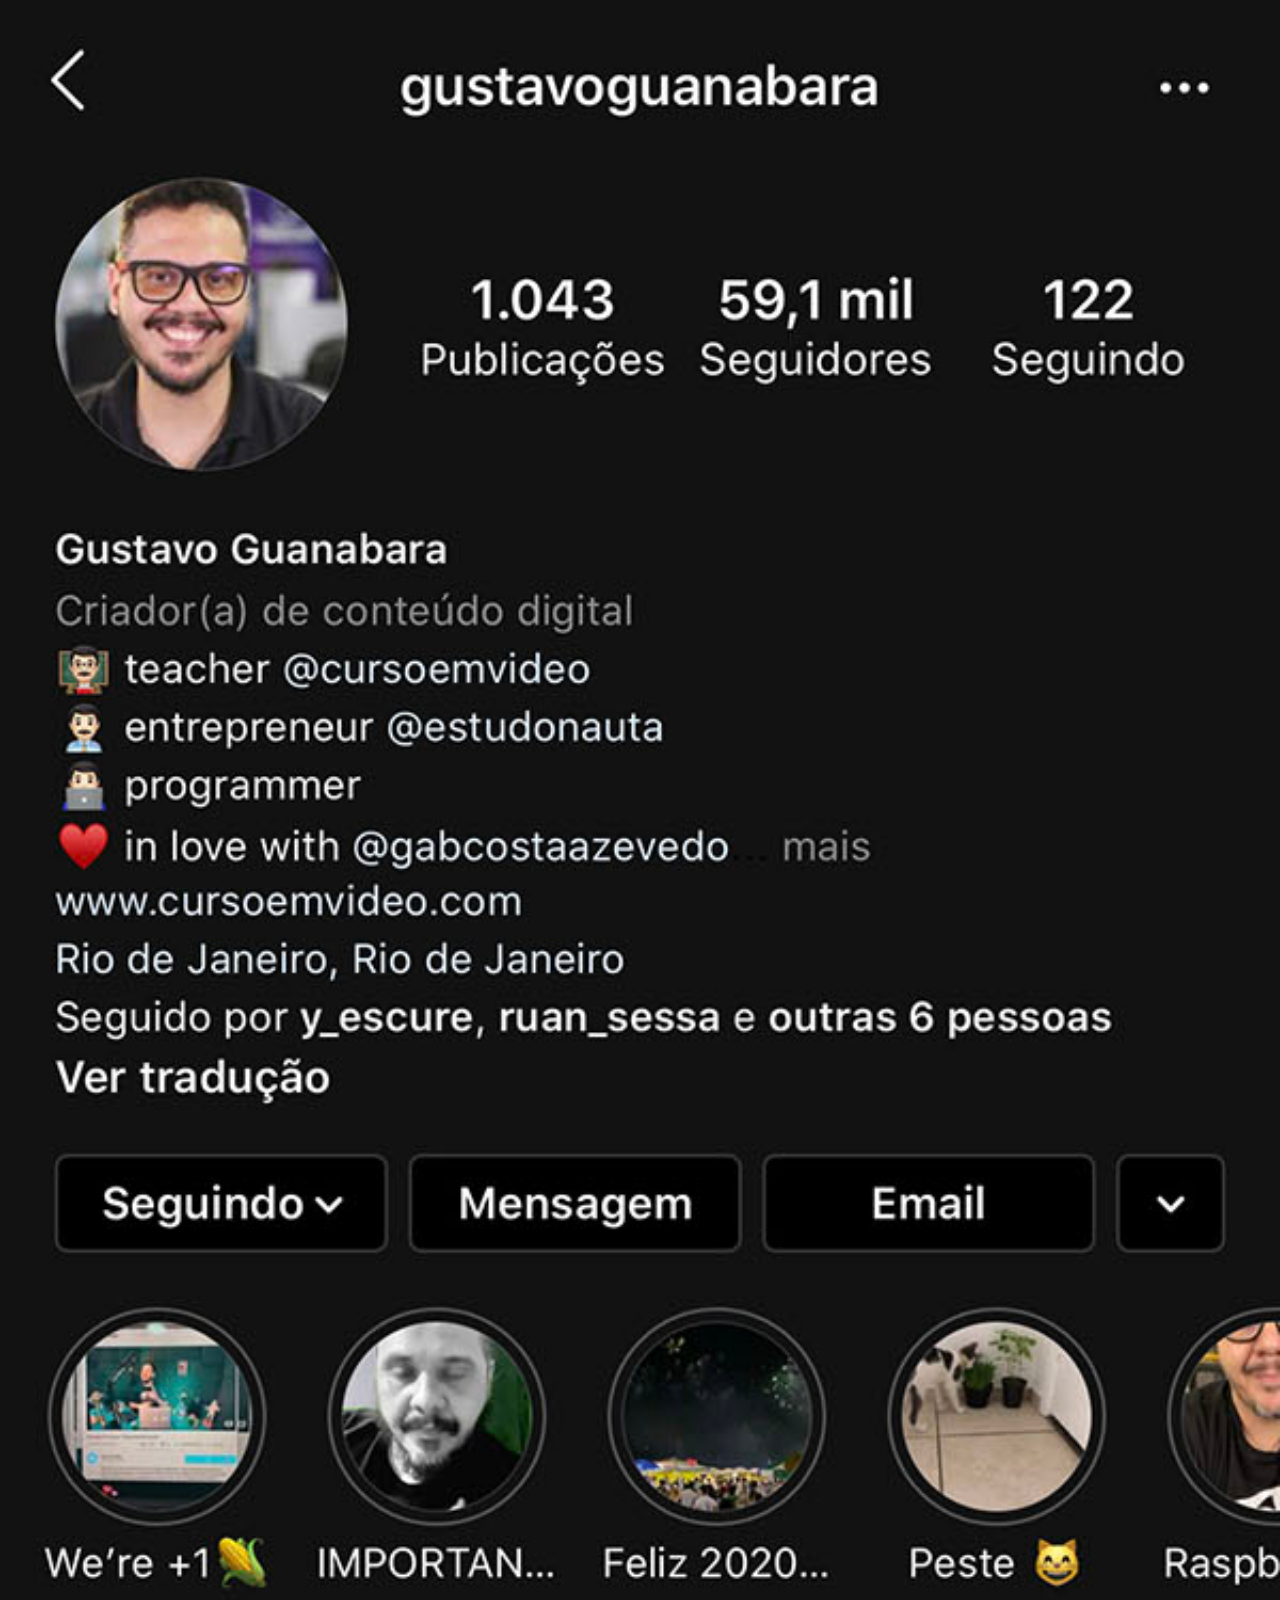
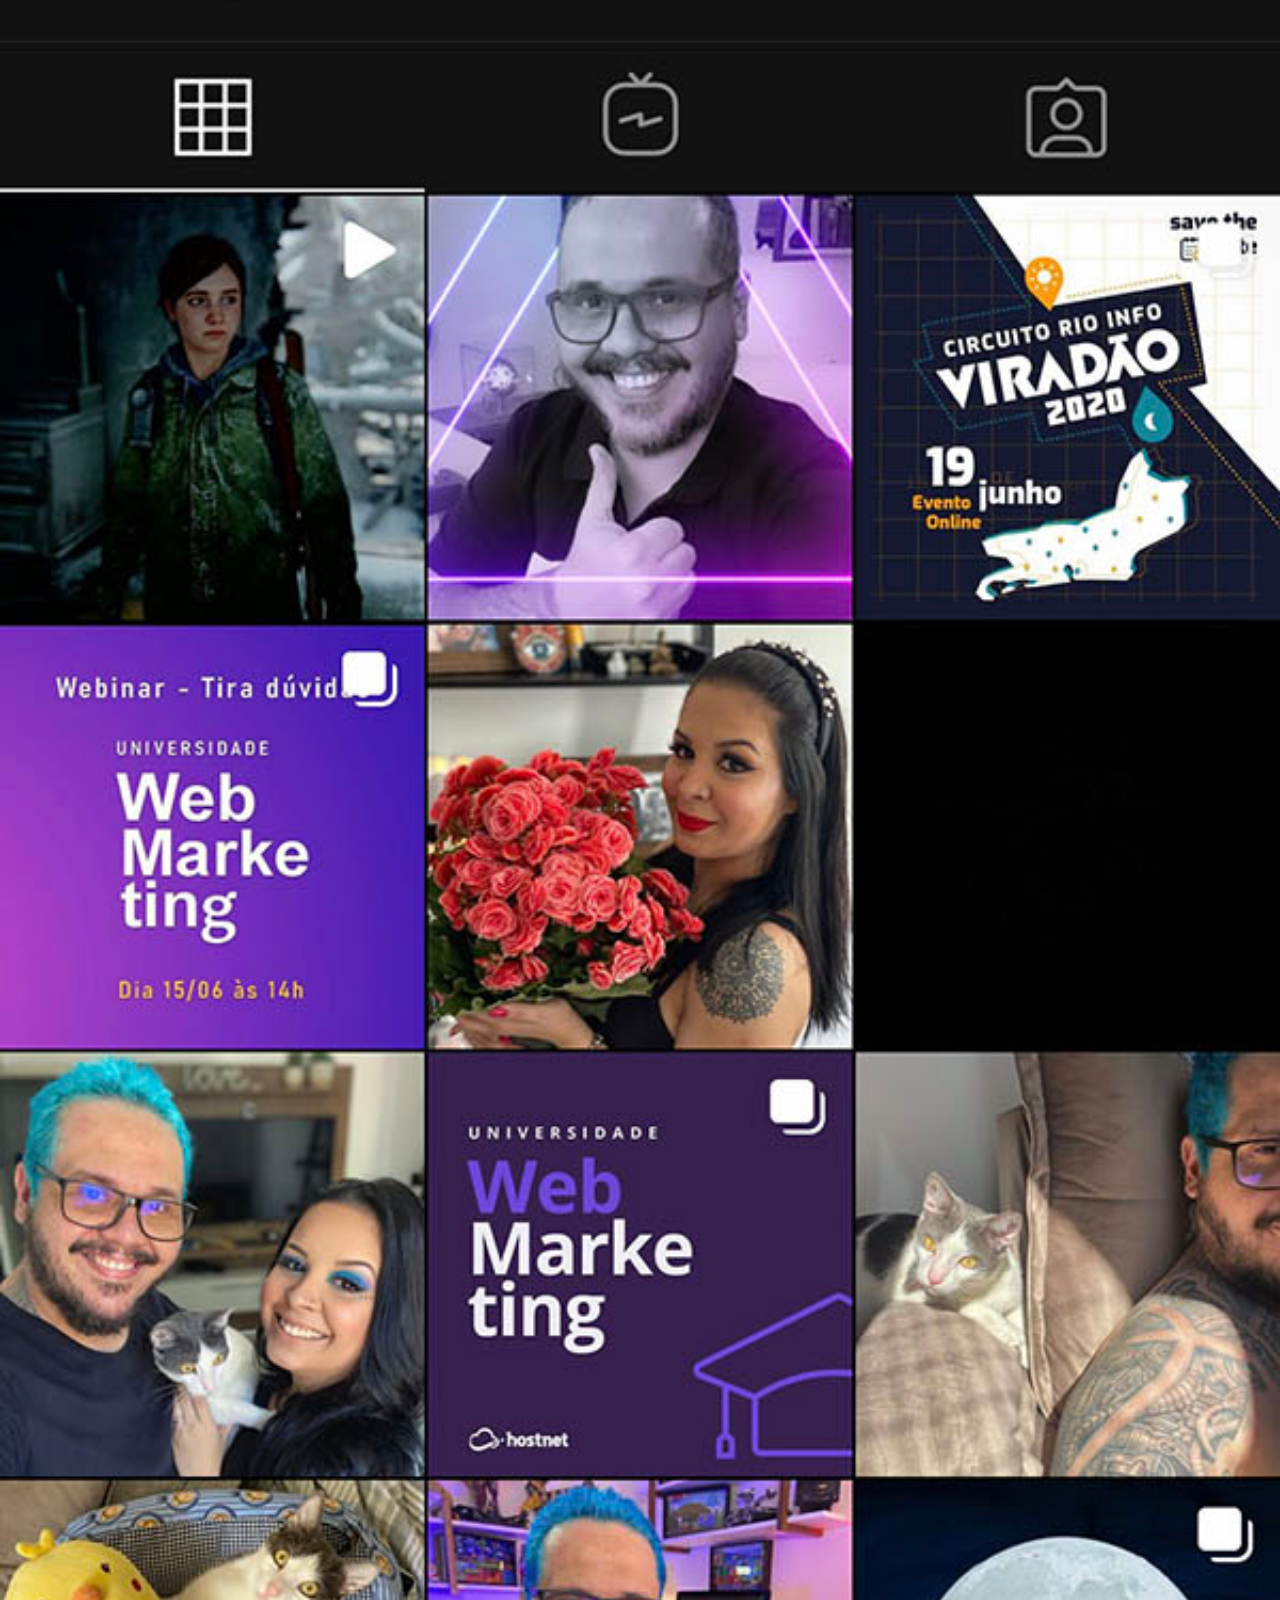
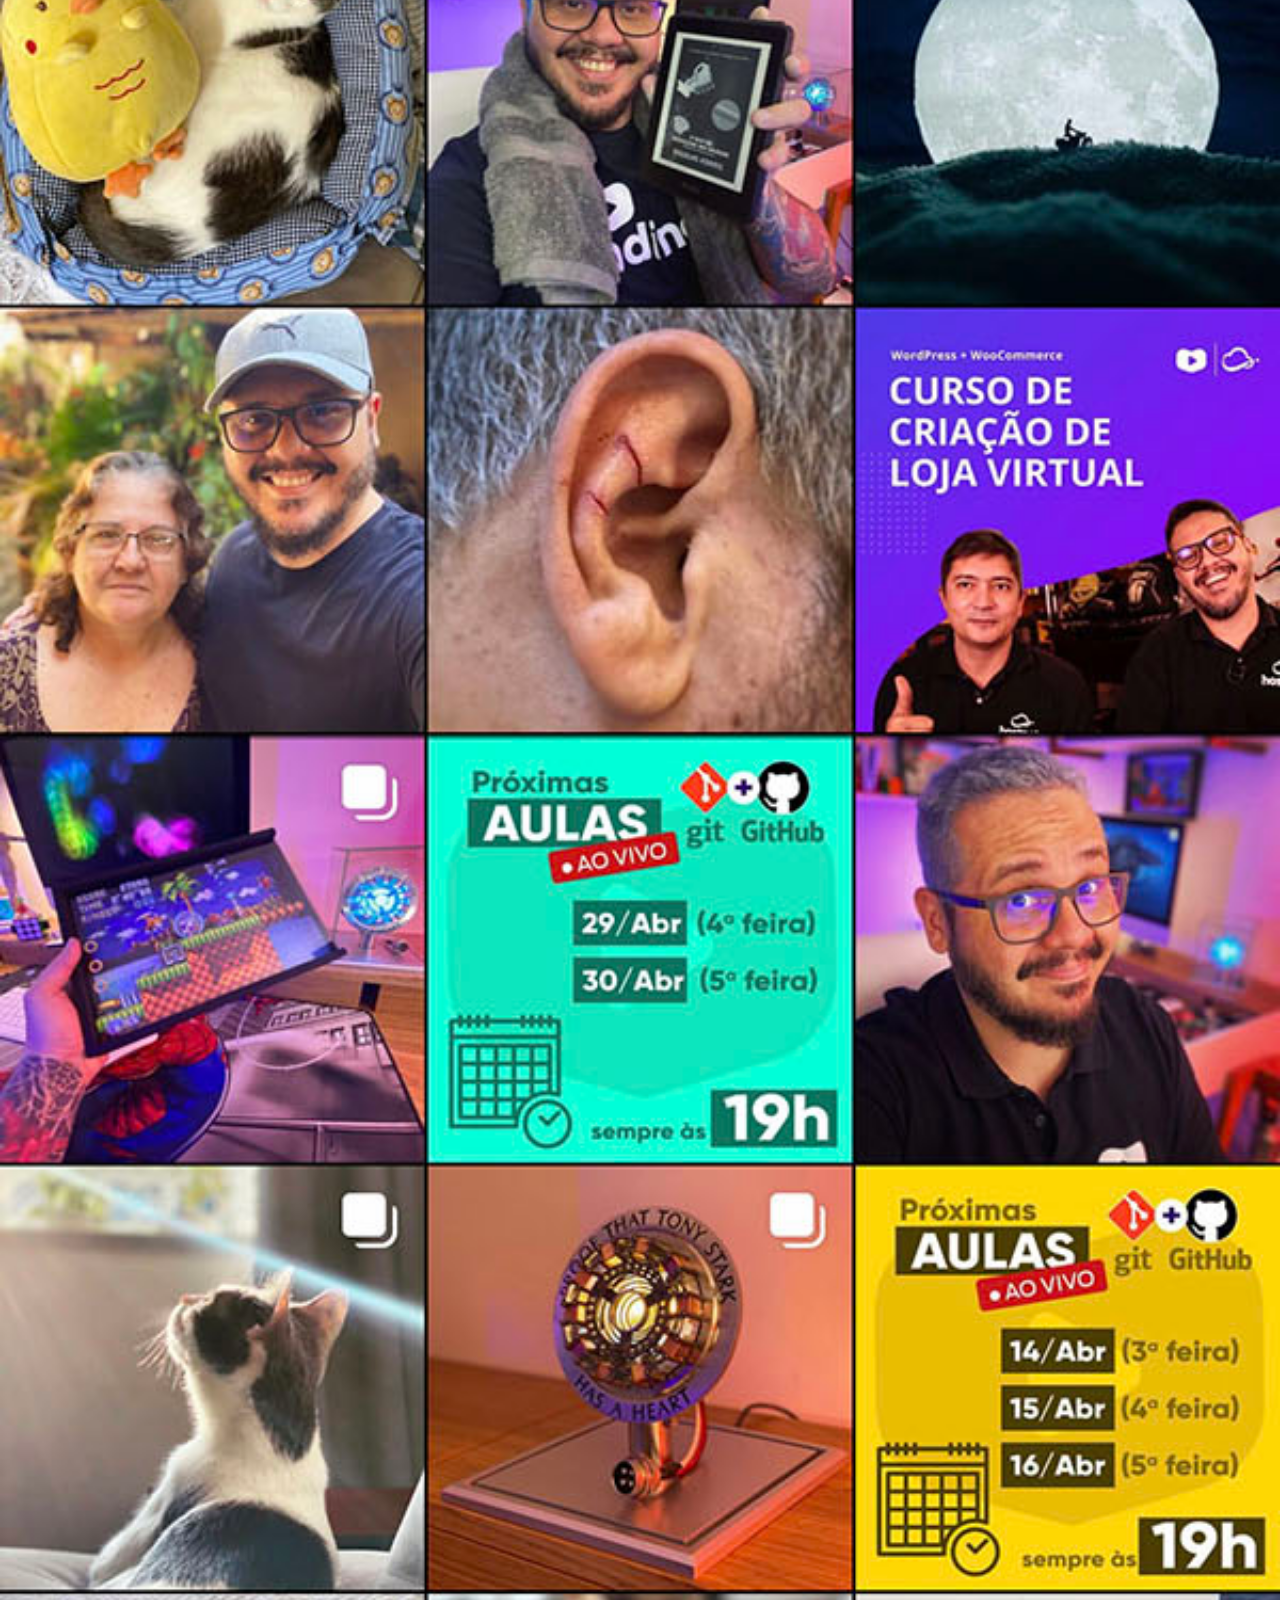
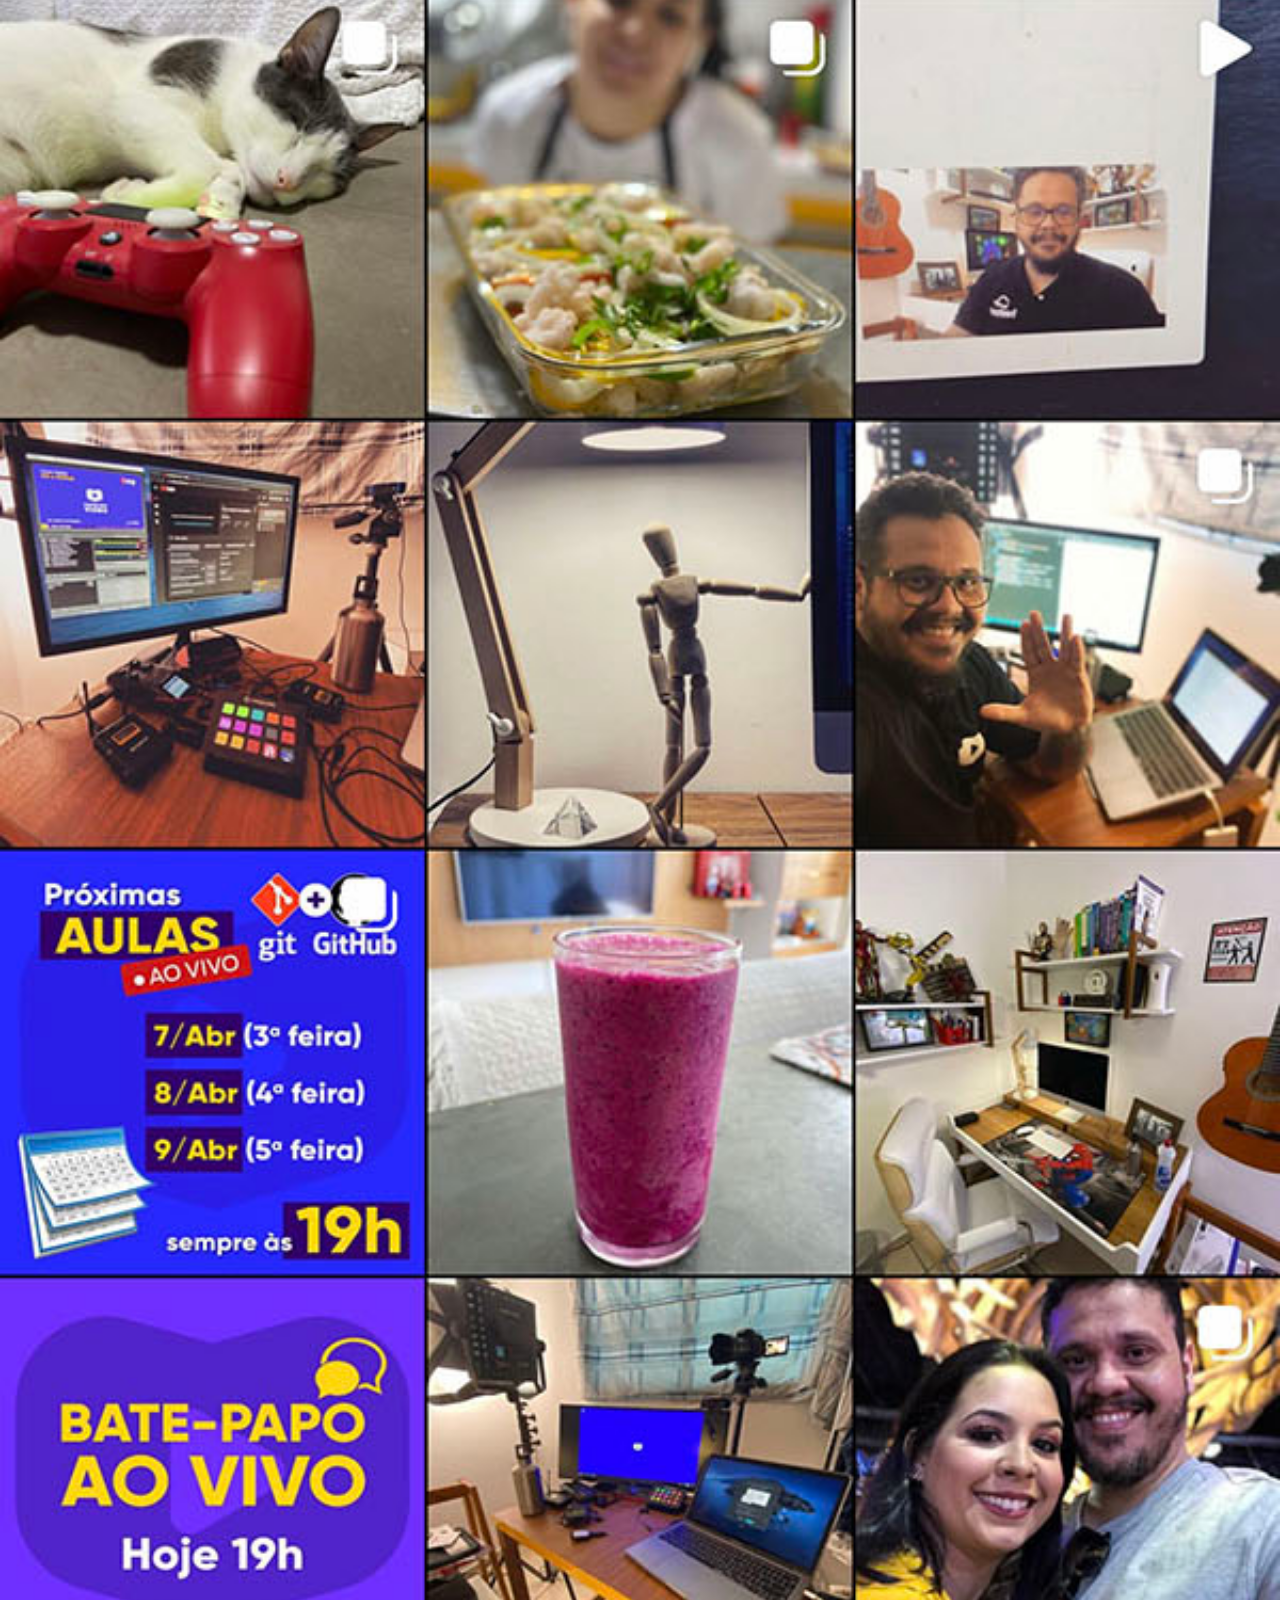
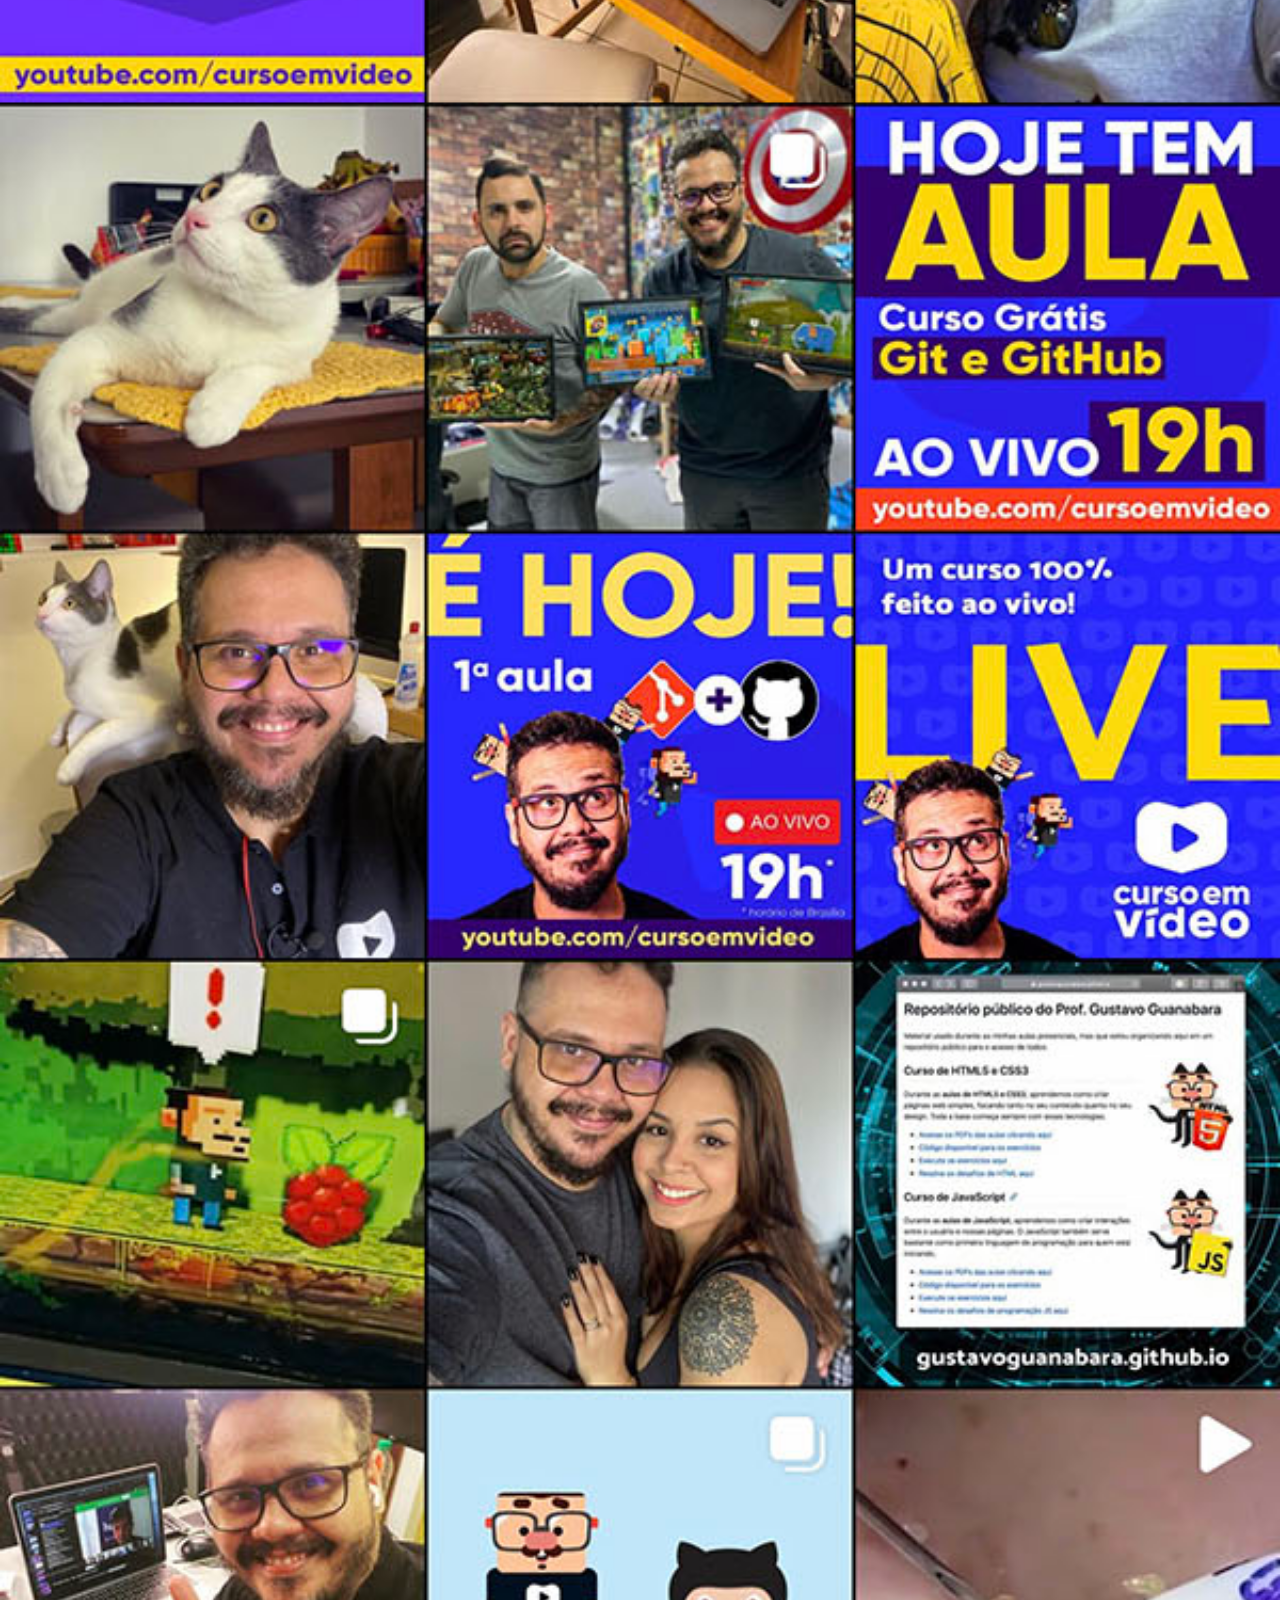
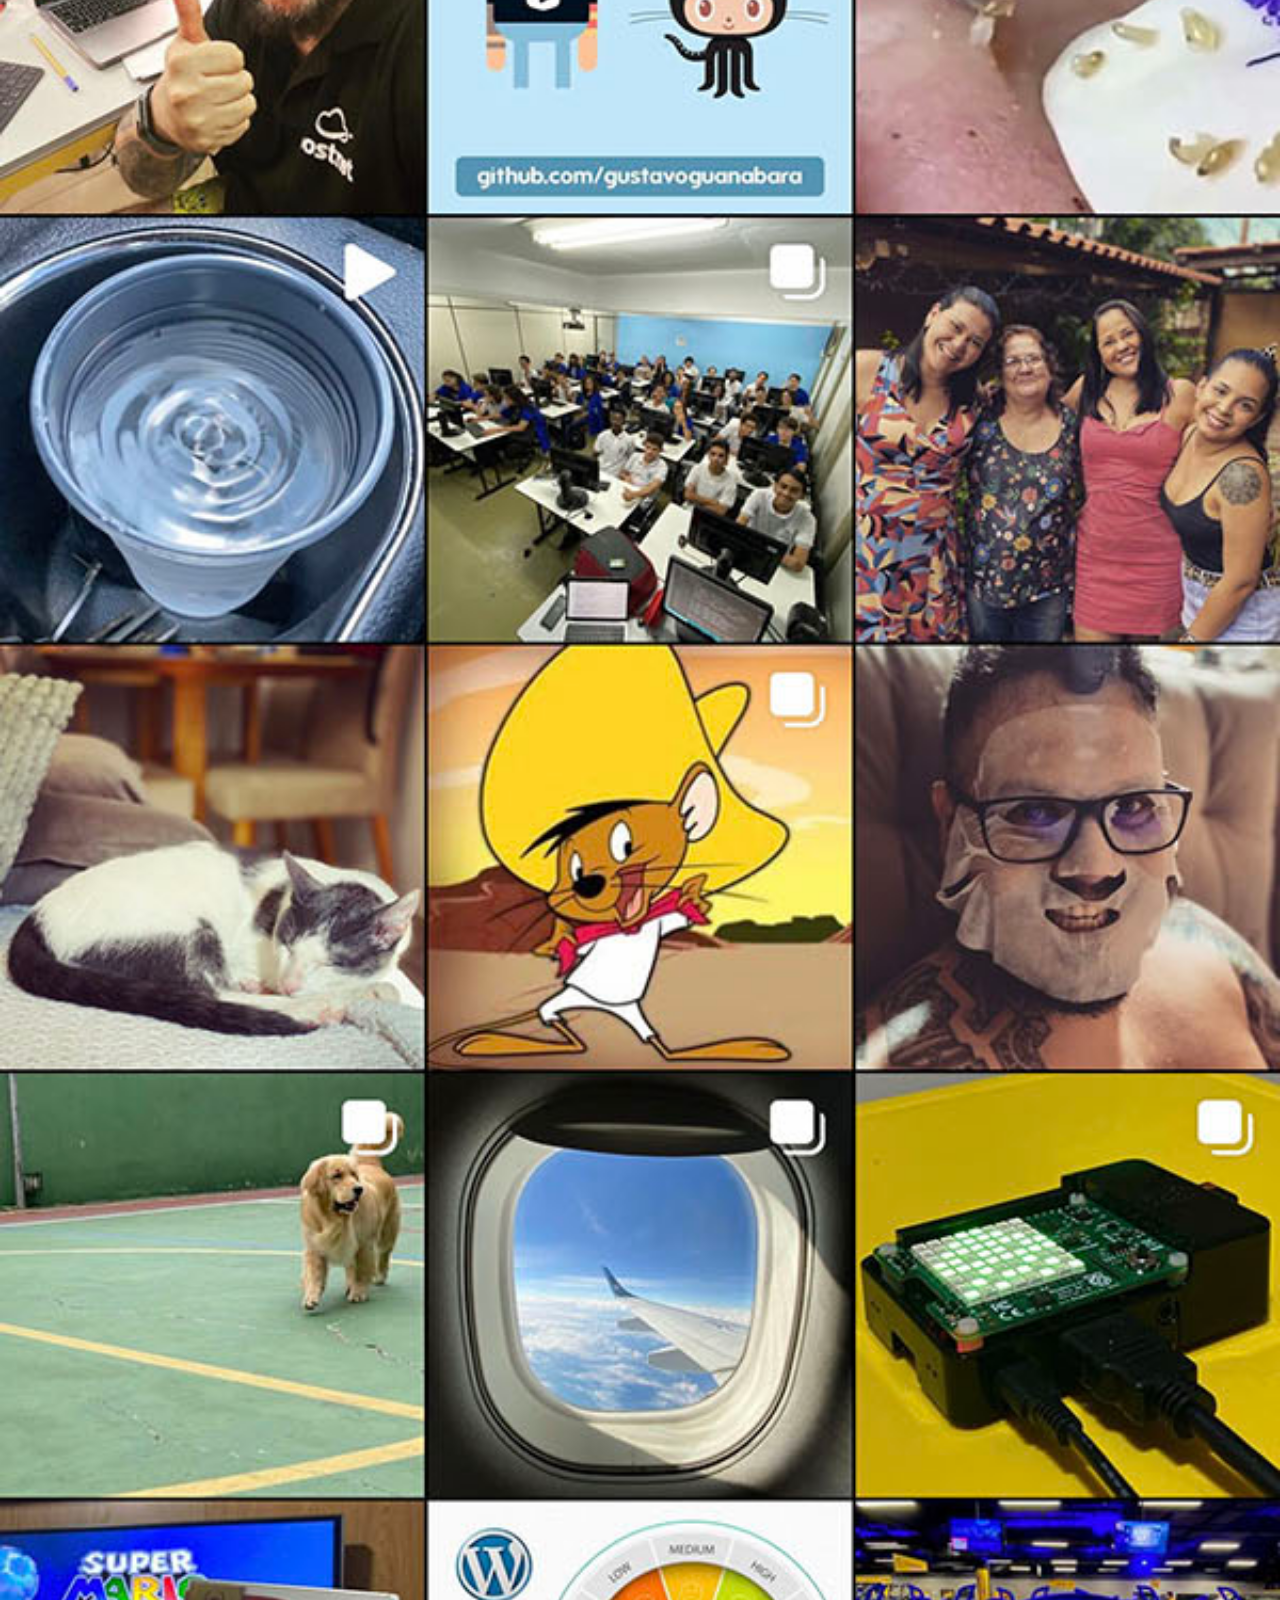
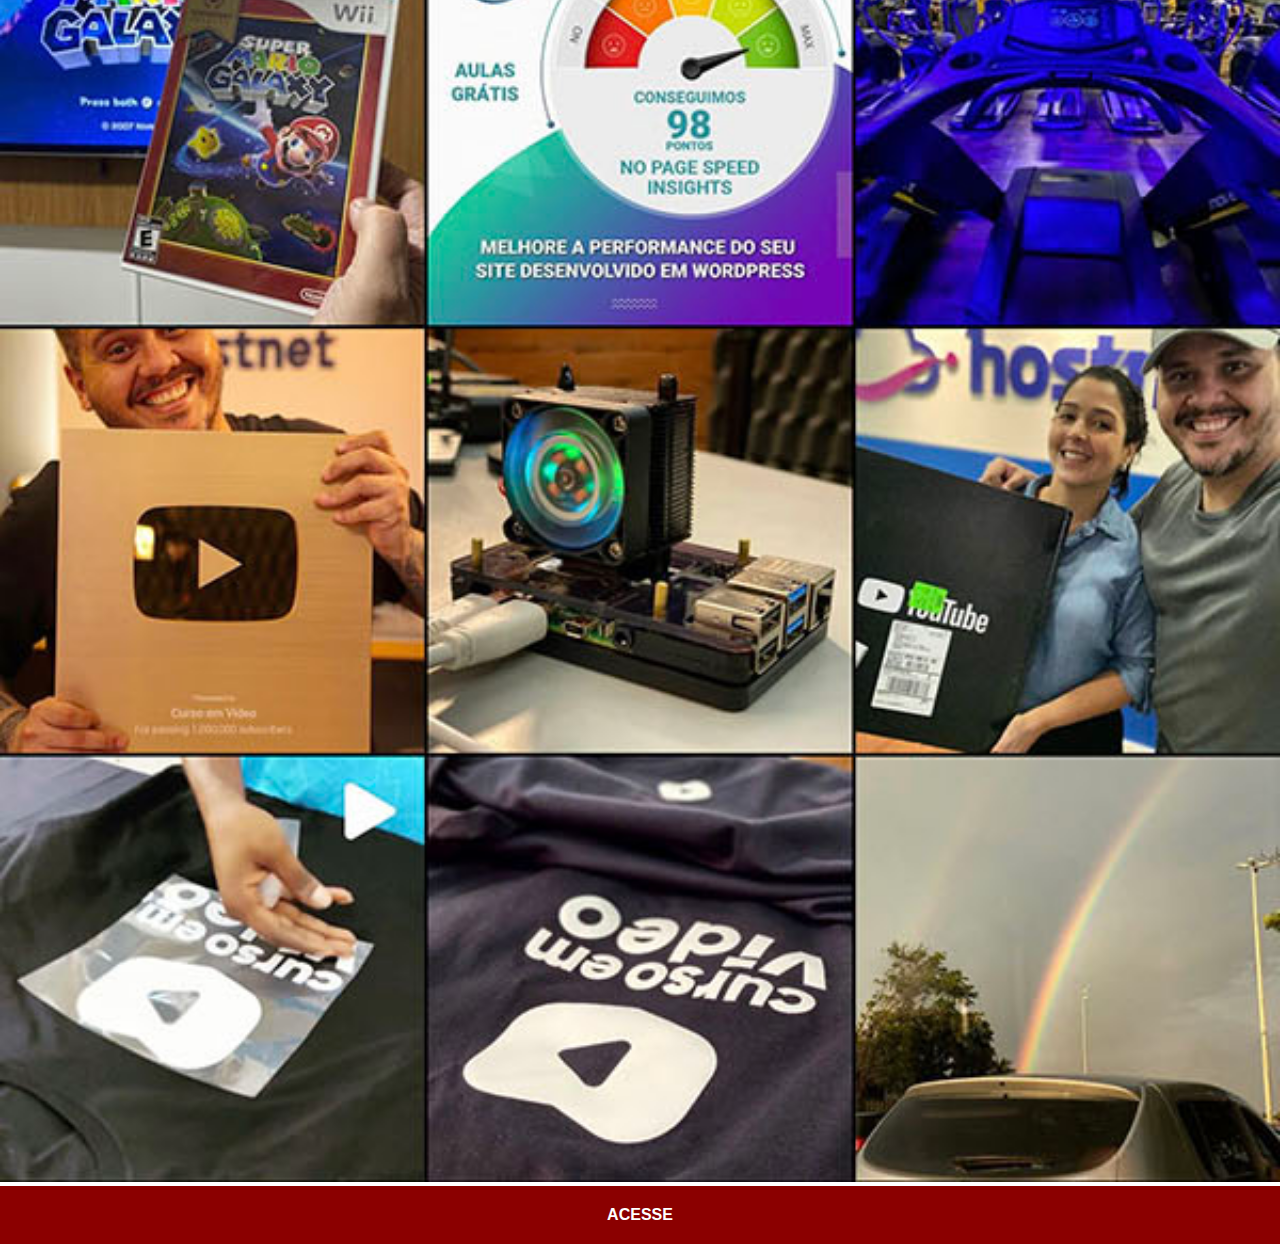
<file: instagram.html>
<!DOCTYPE html>
<html lang="pt-br">
<head>
    <meta charset="UTF-8">
    <meta http-equiv="X-UA-Compatible" content="IE=edge">
    <meta name="viewport" content="width=device-width, initial-scale=1.0">
    <link rel="stylesheet" href="estilos/social.css">
    <title>Instagram</title>
</head>
<body>
    <img src="imagens/tela-instagram.jpg" alt="Instagram">
    <a href="https://www.instagram.com/gustavoguanabara/" target="_blank">ACESSE</a>
</body>
</html>
</file>
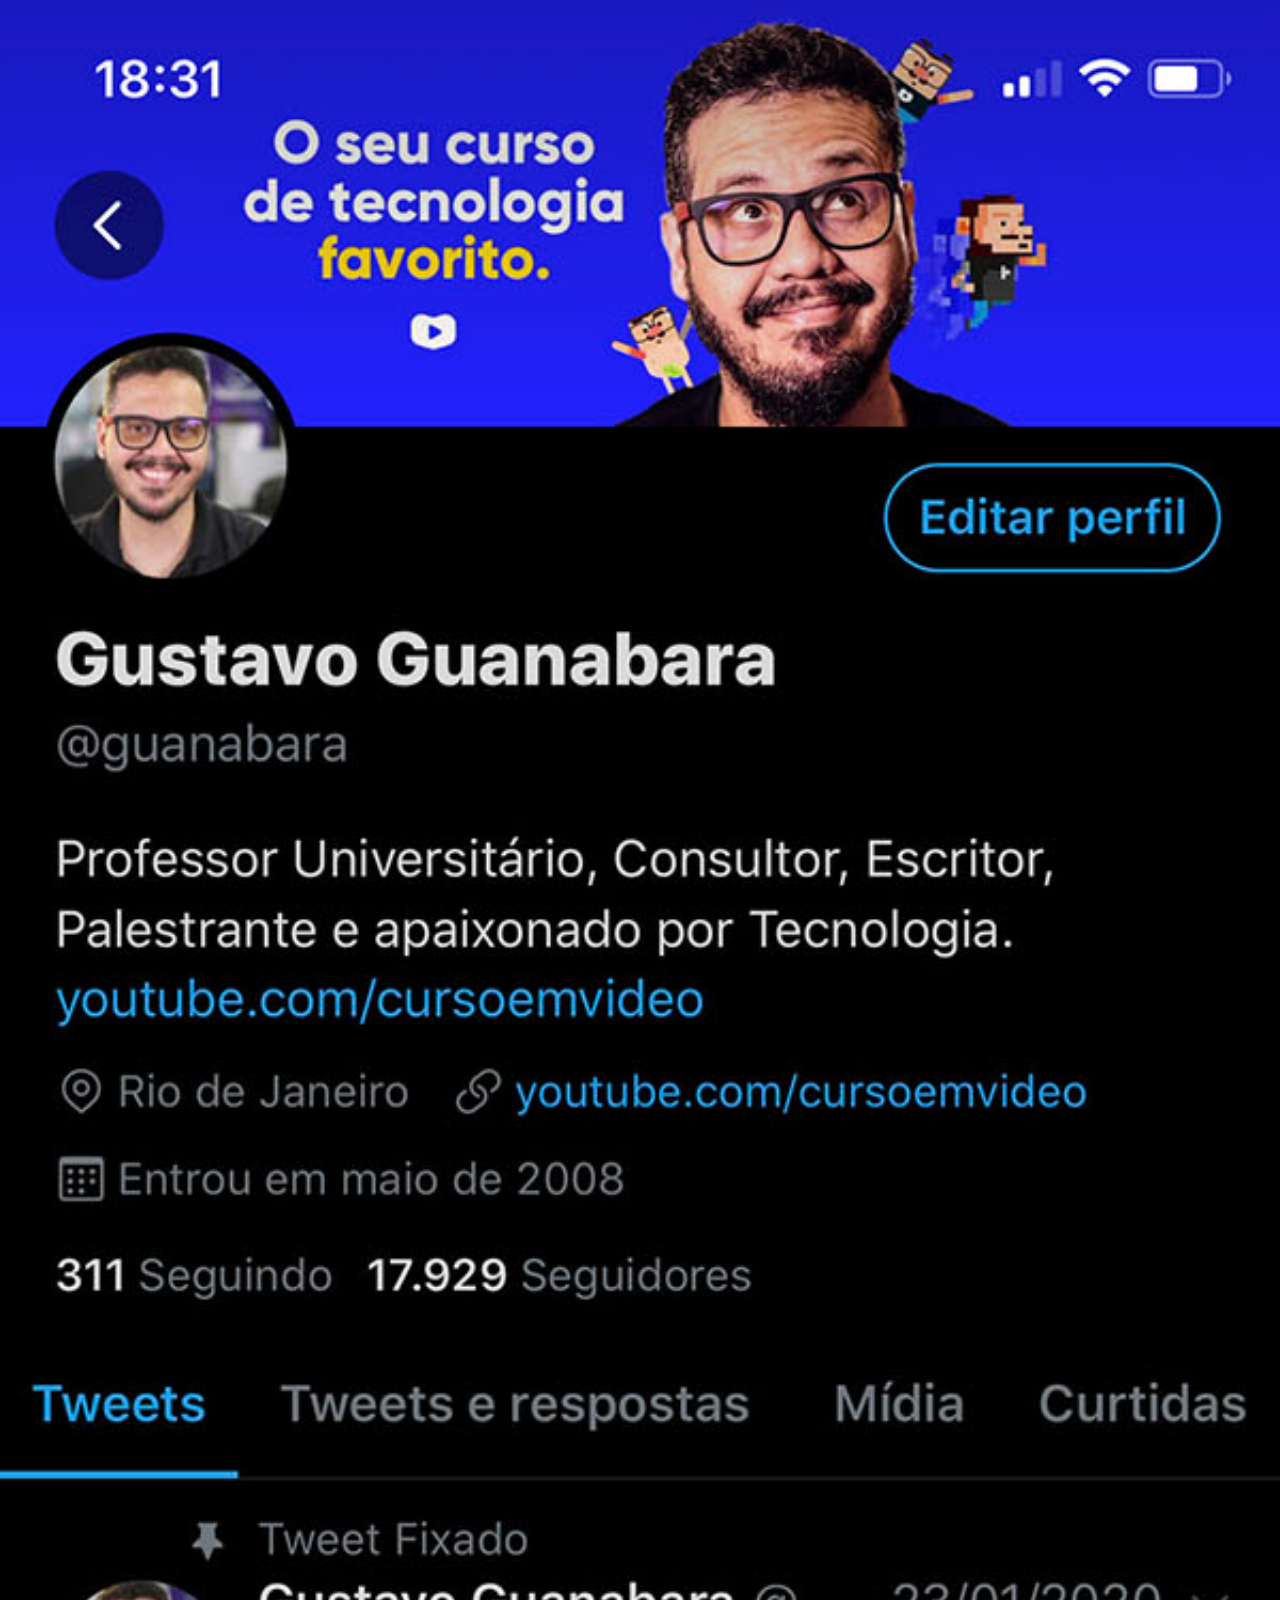
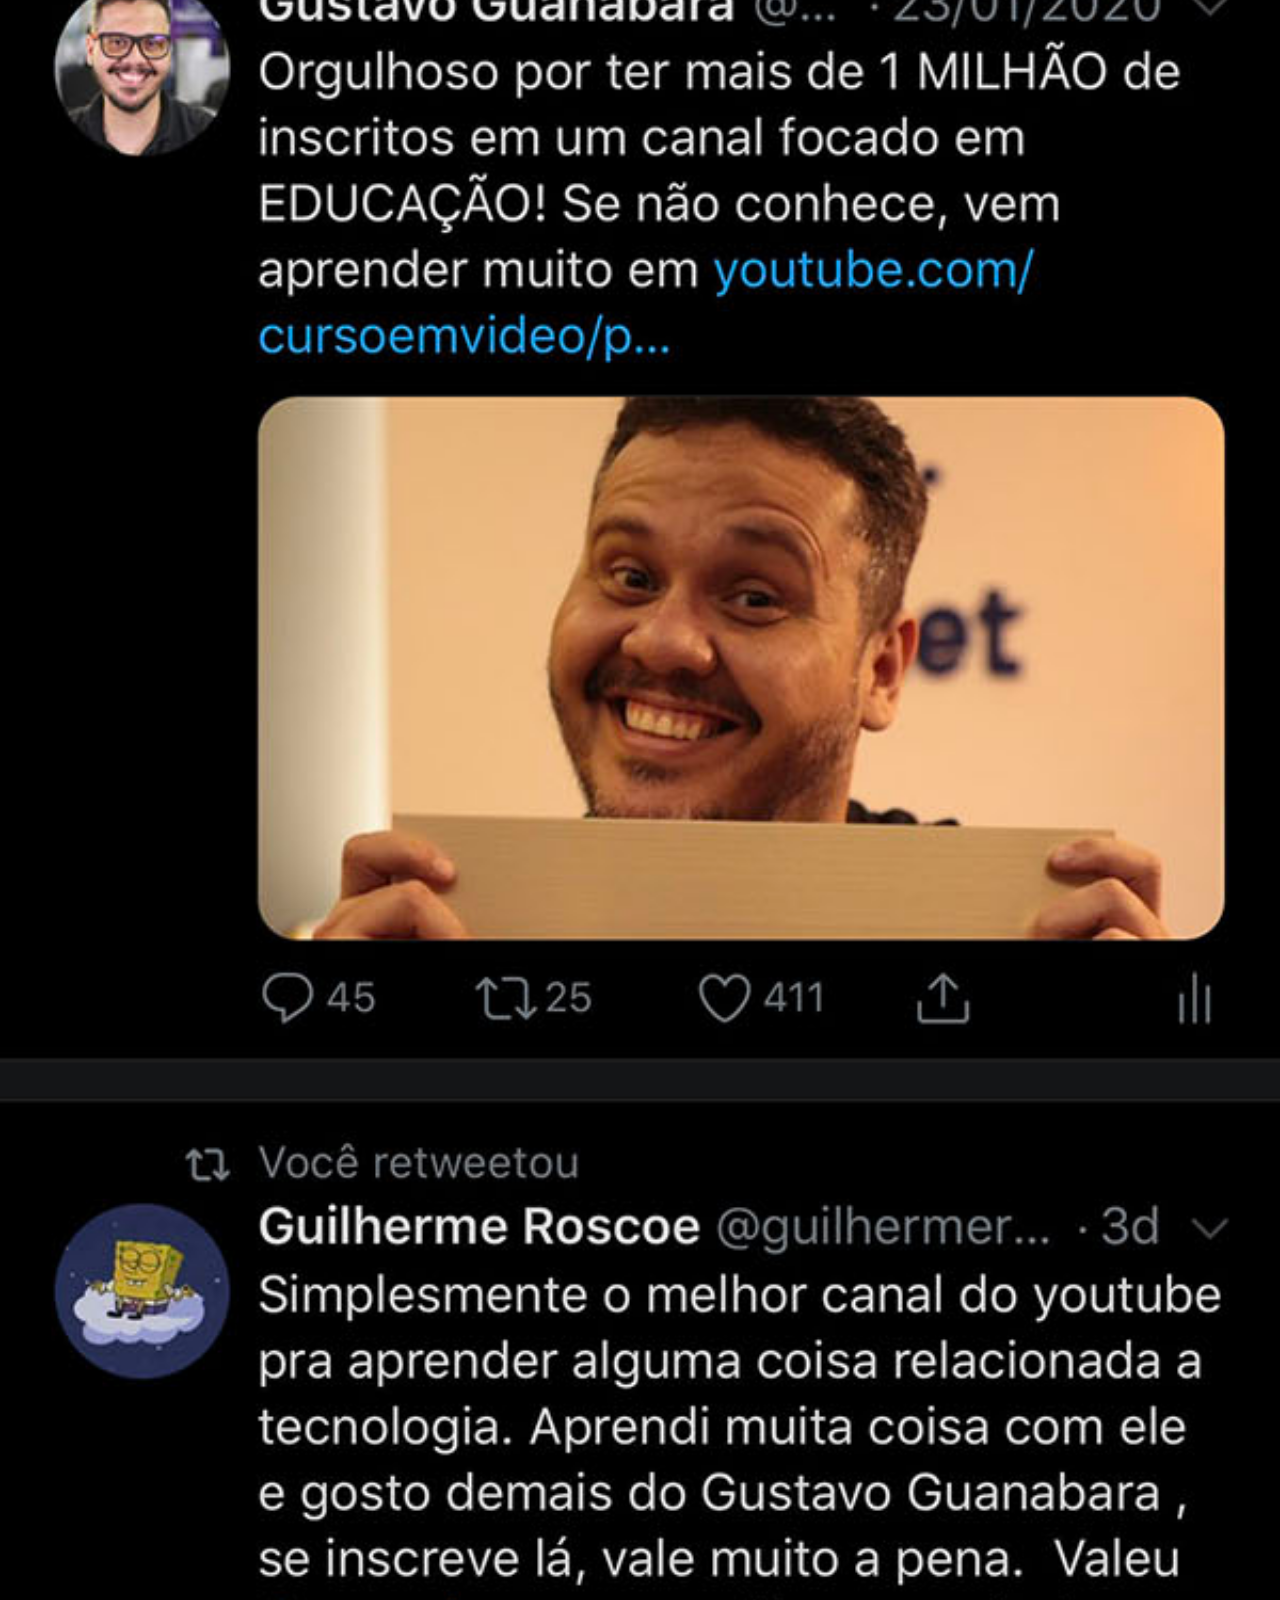
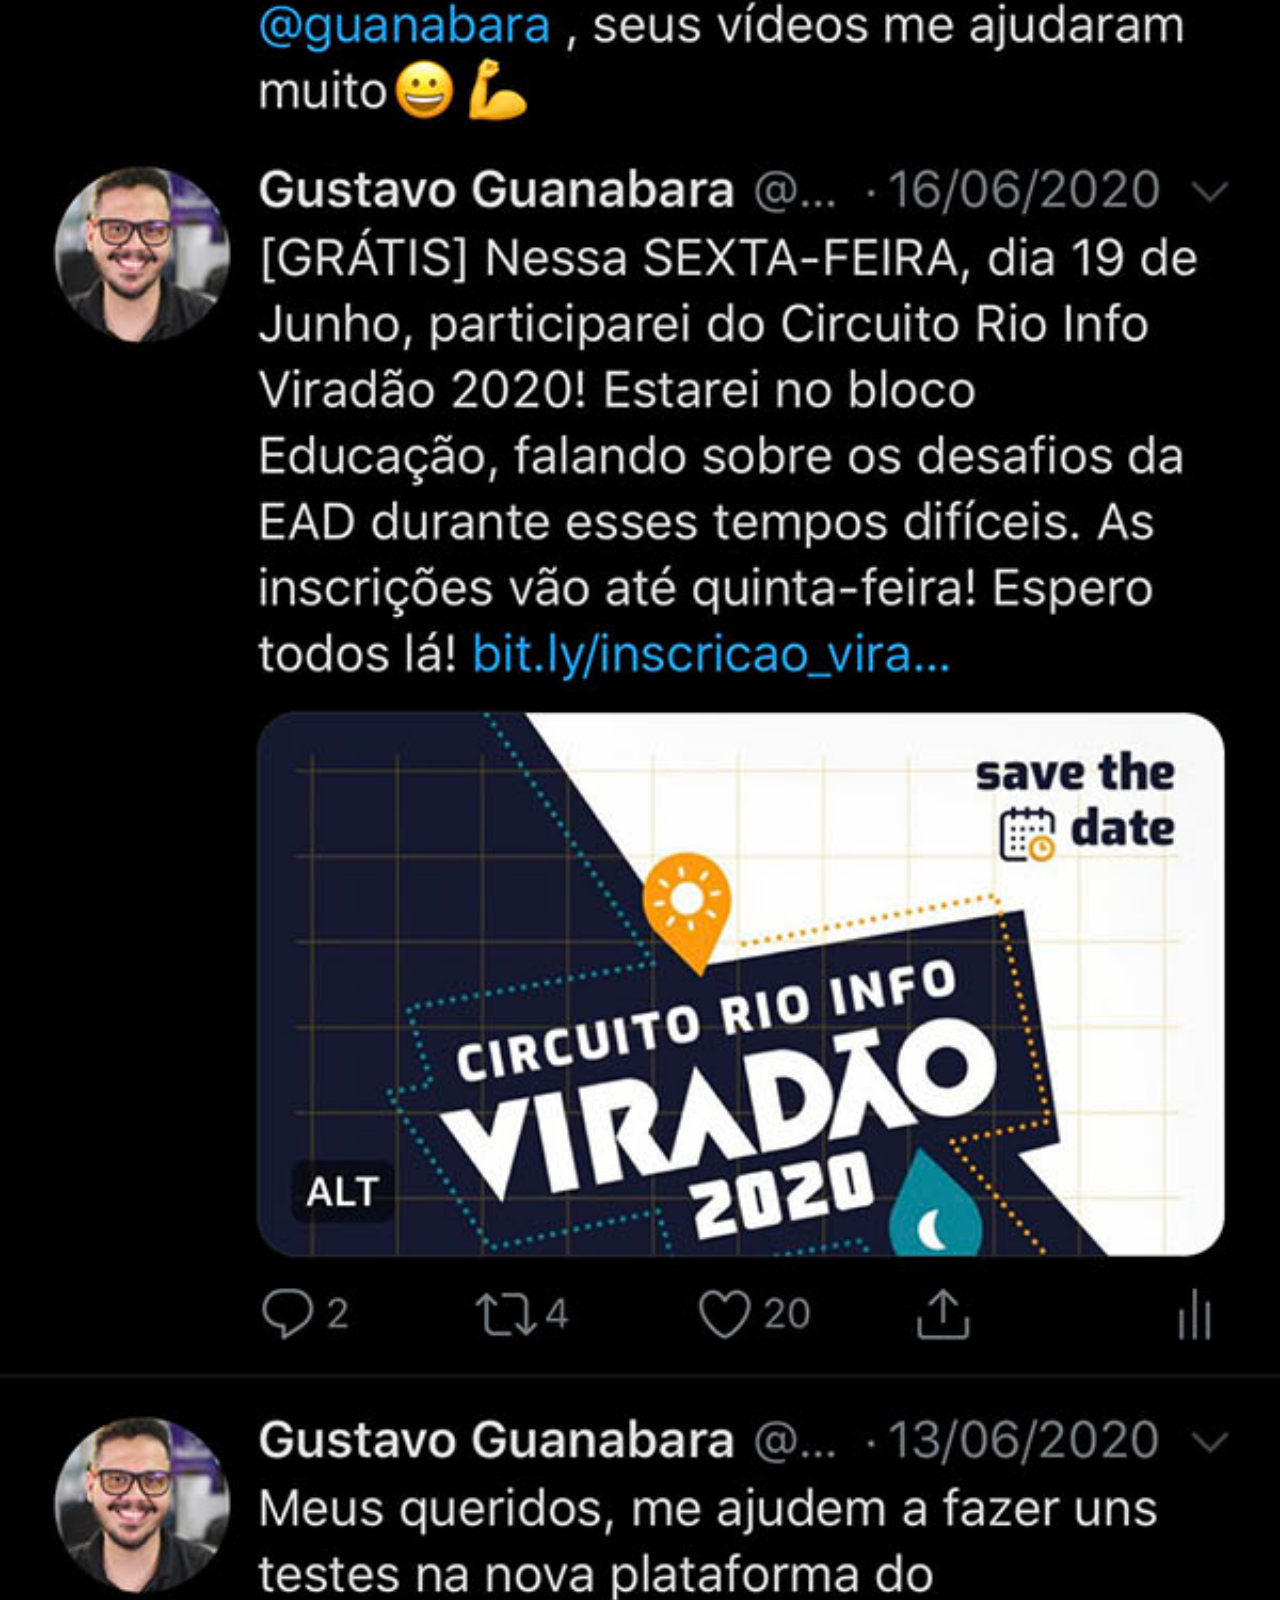
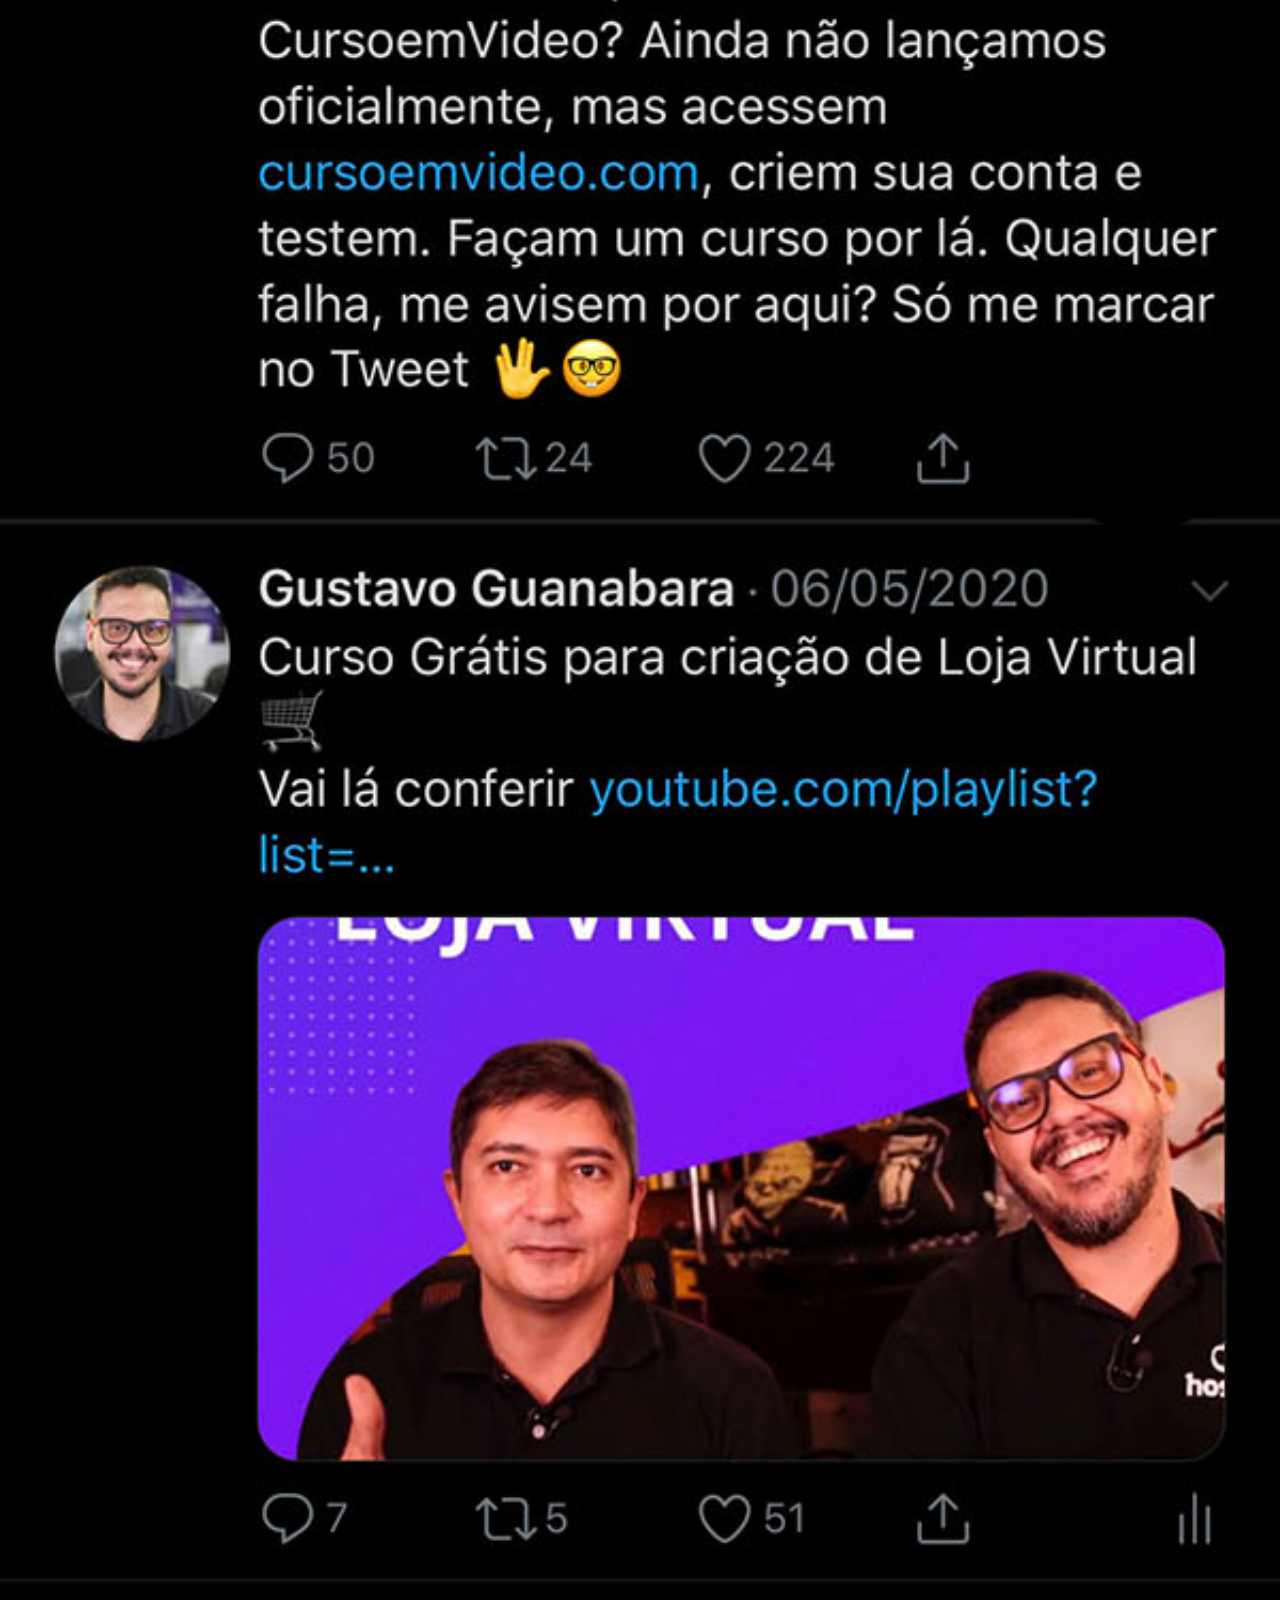
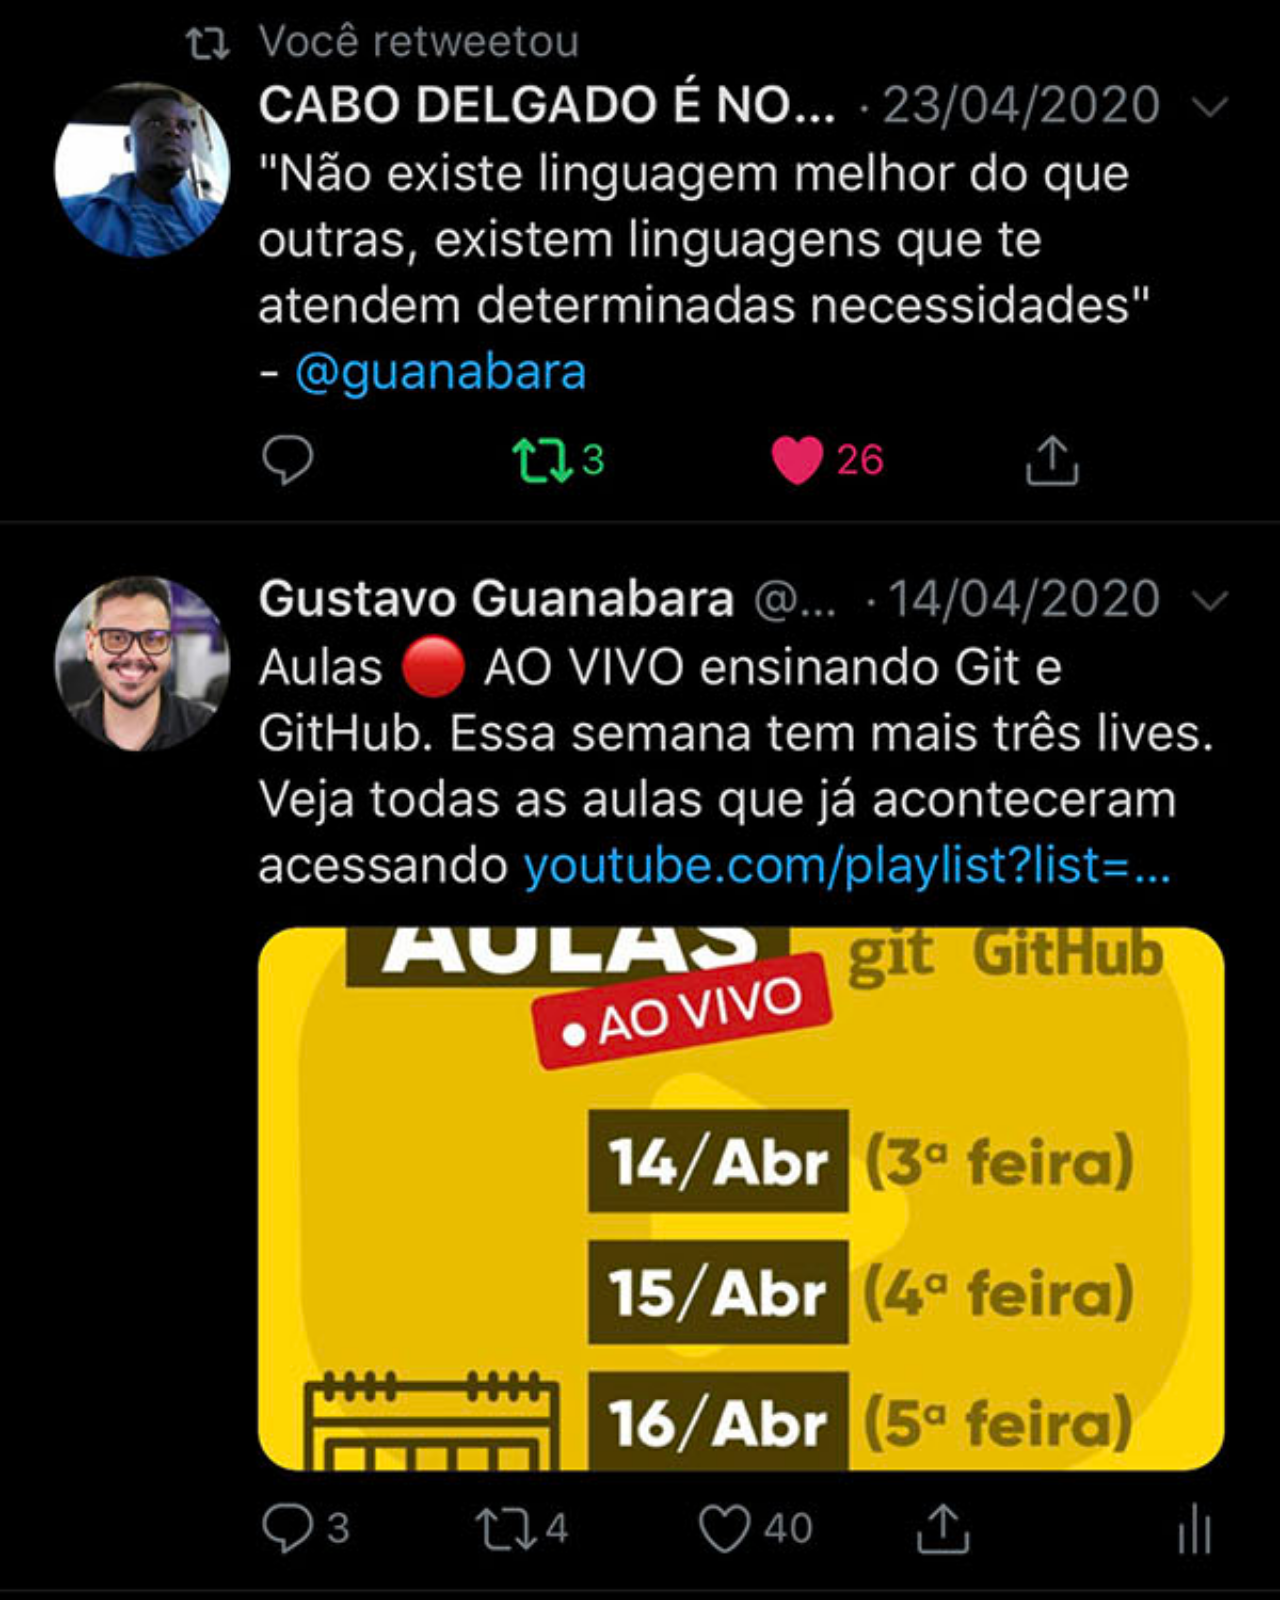
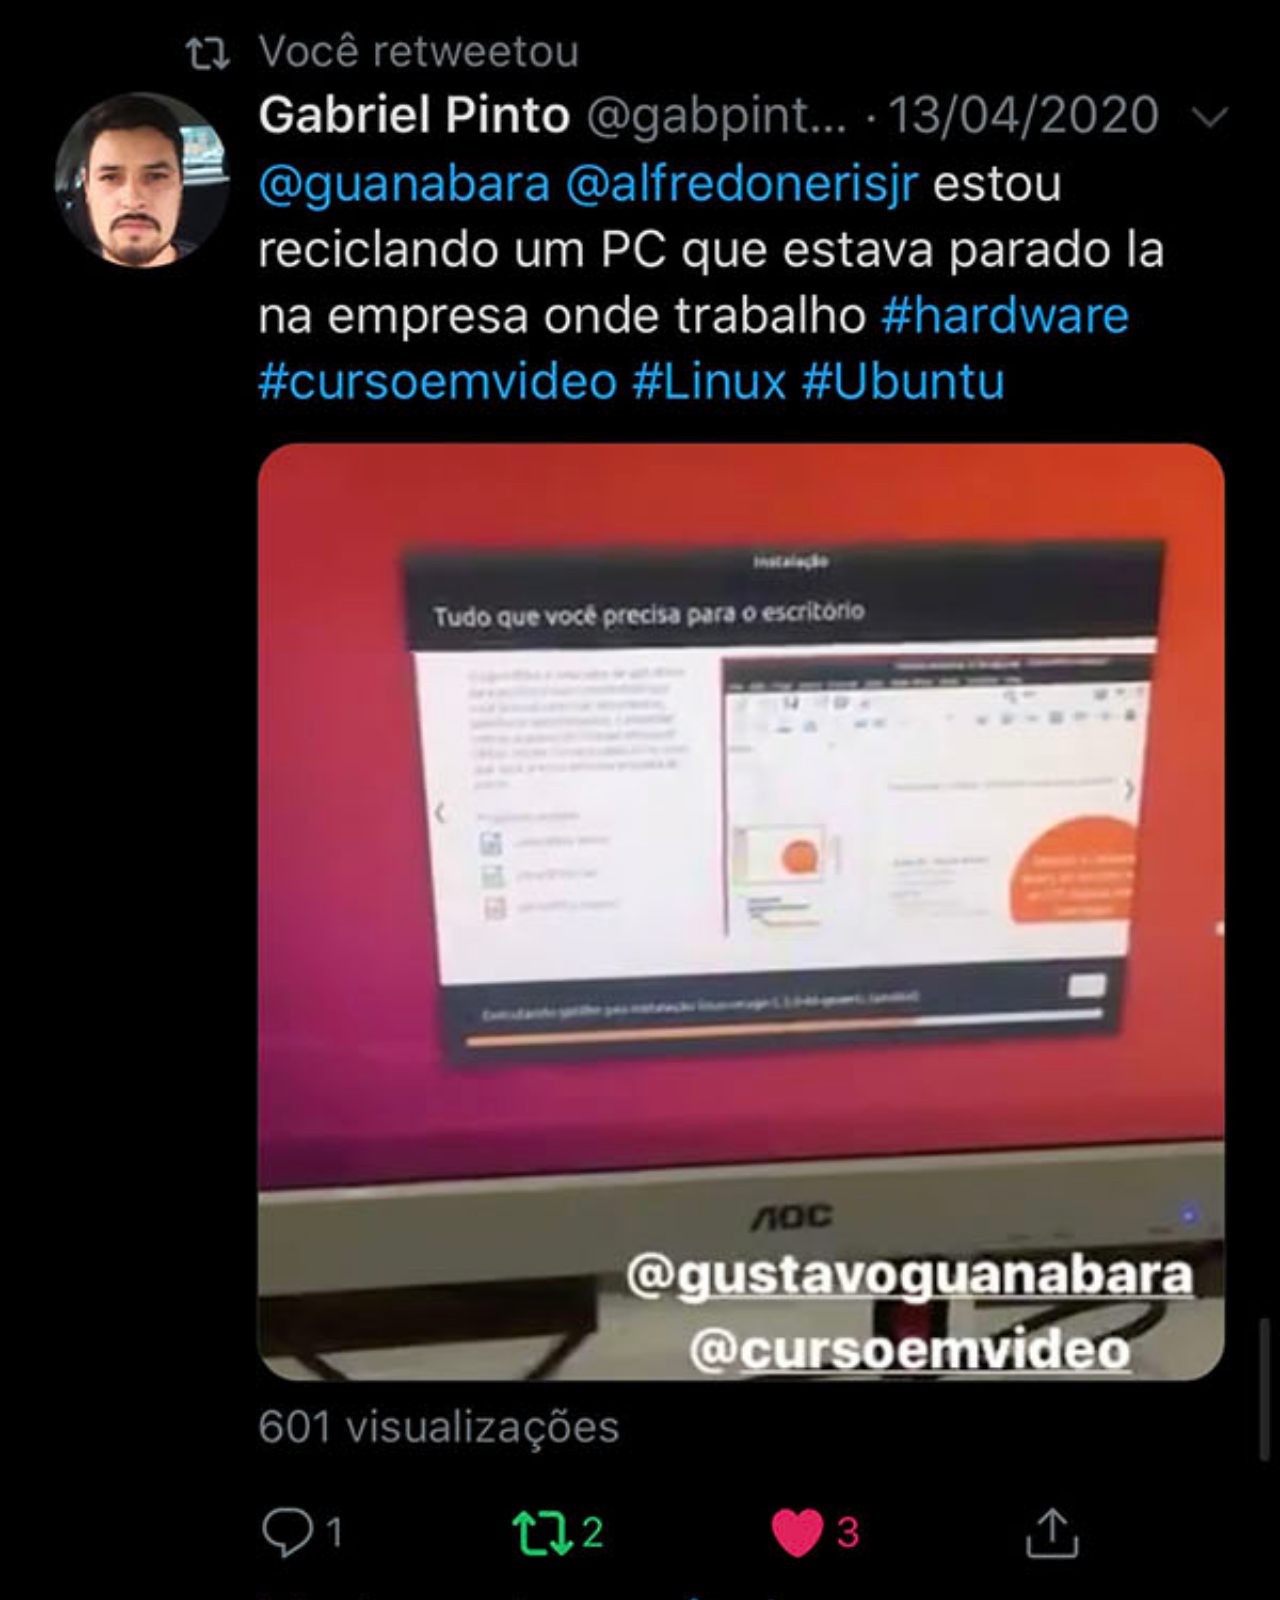
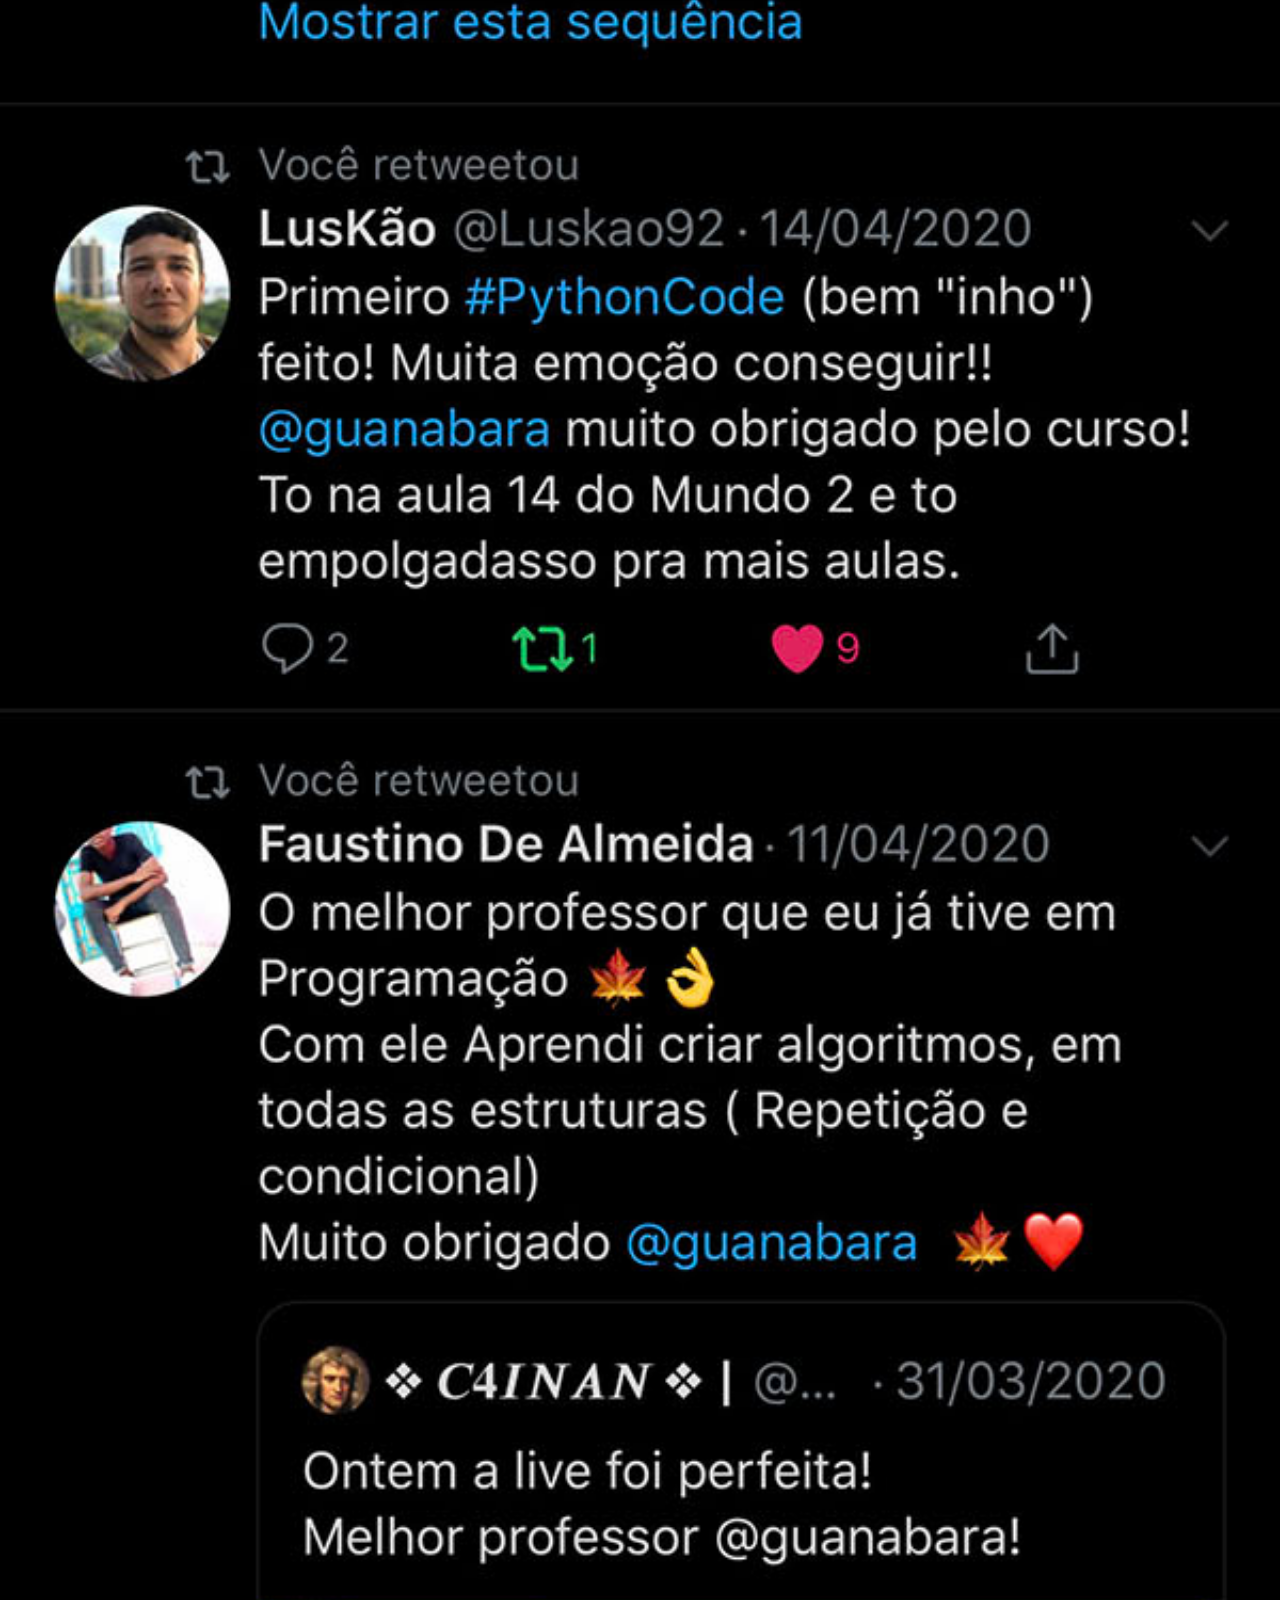
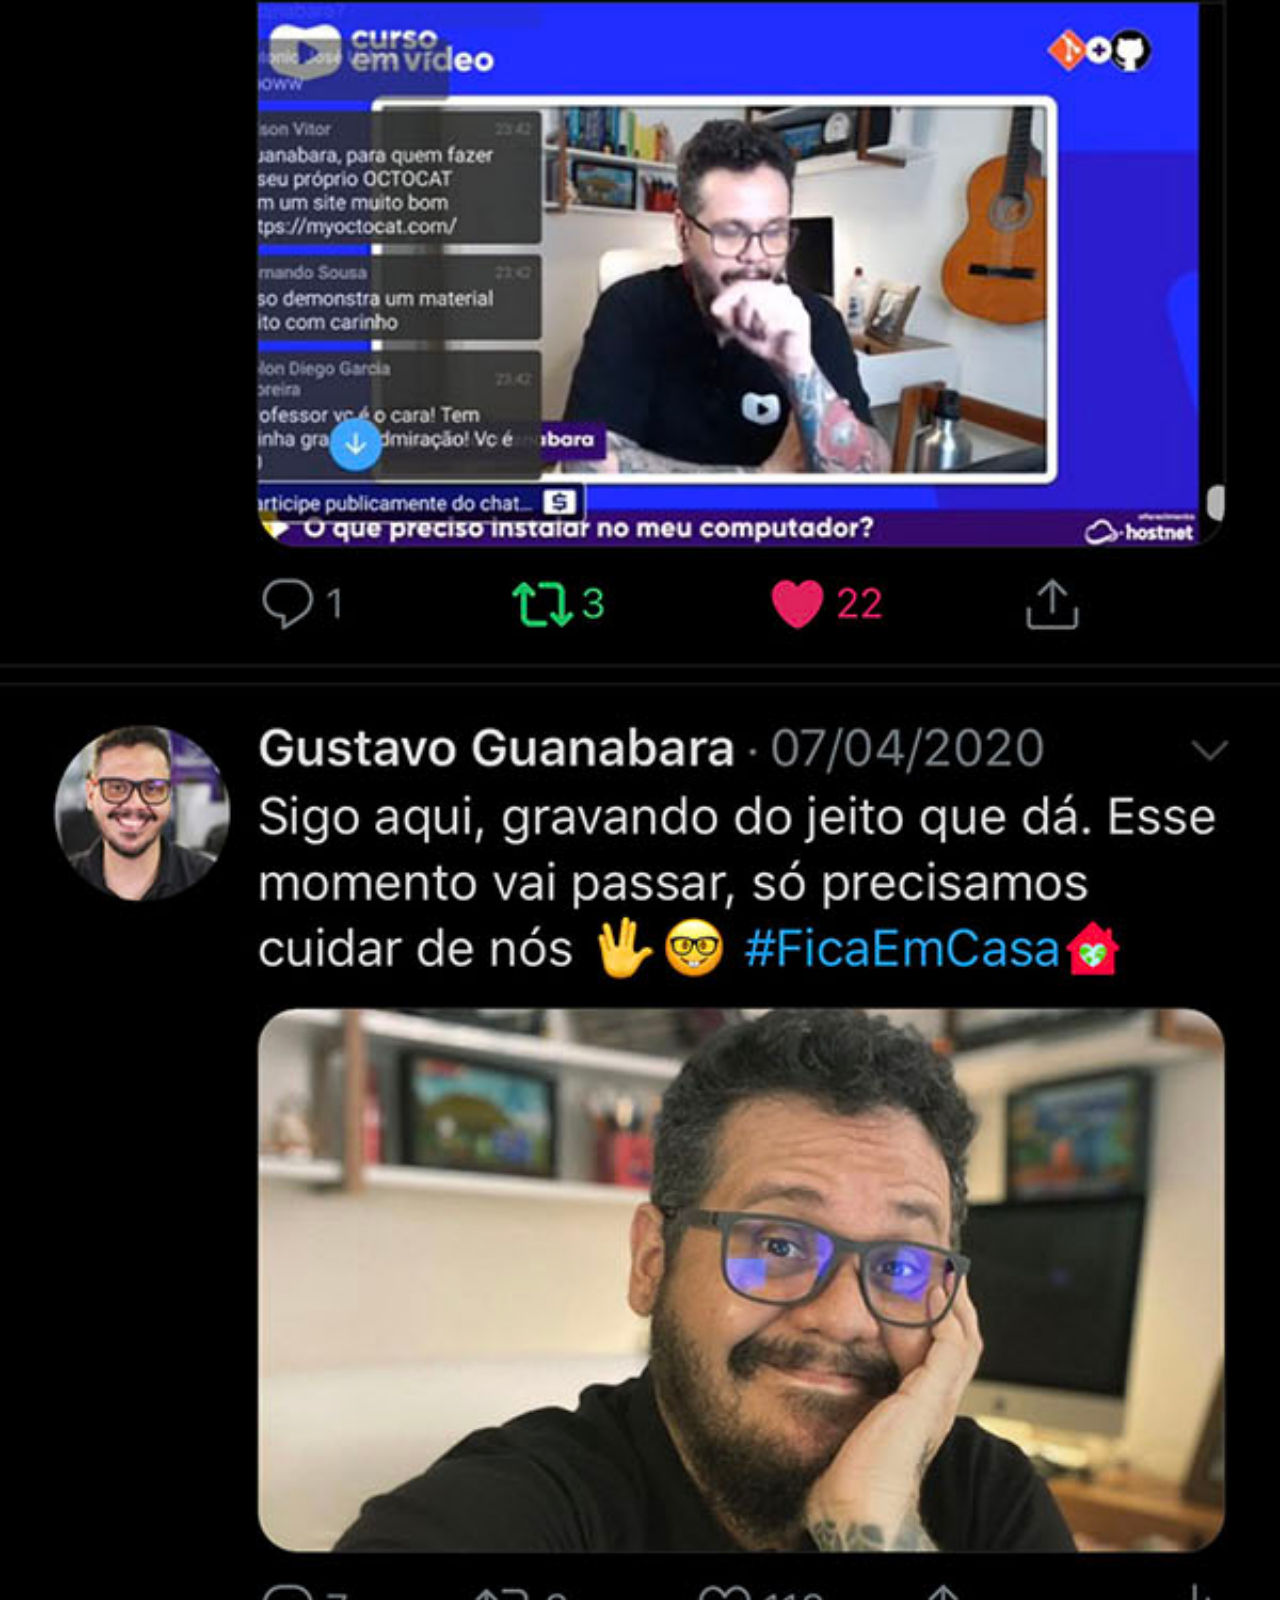
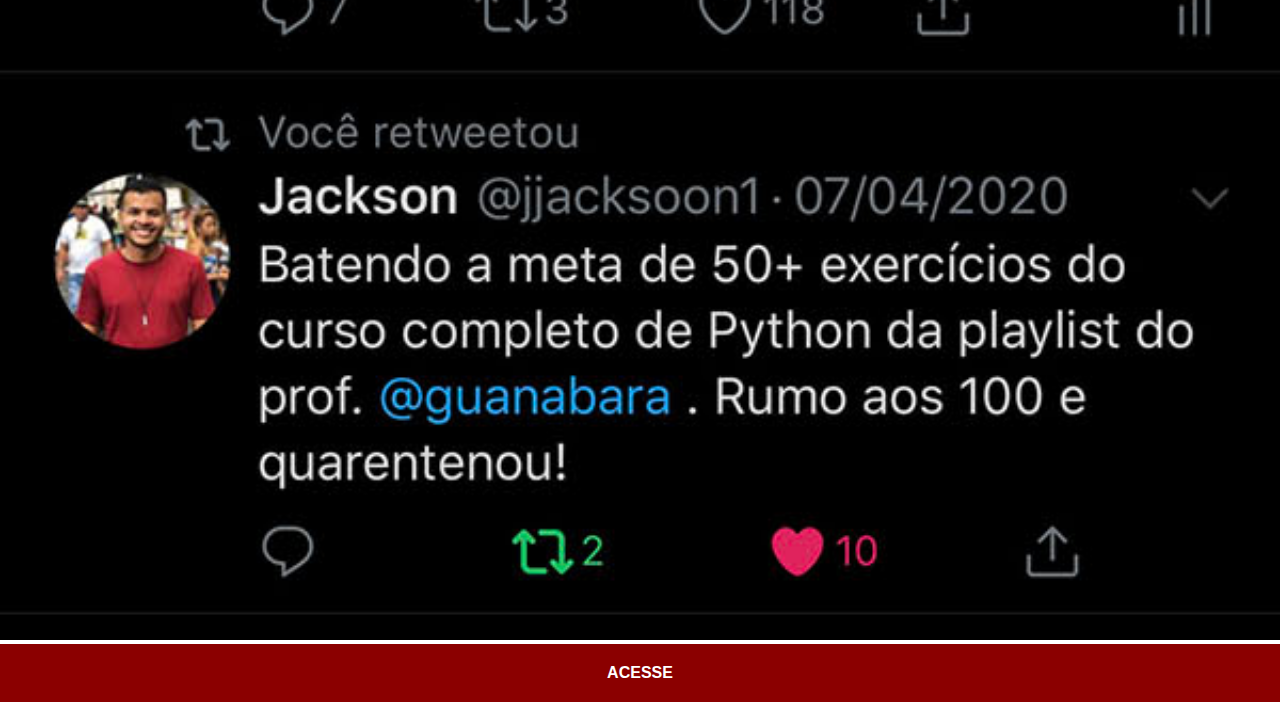
<file: twitter.html>
<!DOCTYPE html>
<html lang="pt-br">
<head>
    <meta charset="UTF-8">
    <meta http-equiv="X-UA-Compatible" content="IE=edge">
    <meta name="viewport" content="width=device-width, initial-scale=1.0">
    <link rel="stylesheet" href="estilos/social.css">
    <title>Twitter</title>
</head>
<body>
    <img src="imagens/tela-twitter.jpg" alt="Twitter">
    <a href="https://twitter.com/guanabara">ACESSE</a>
</body>
</html>
</file>
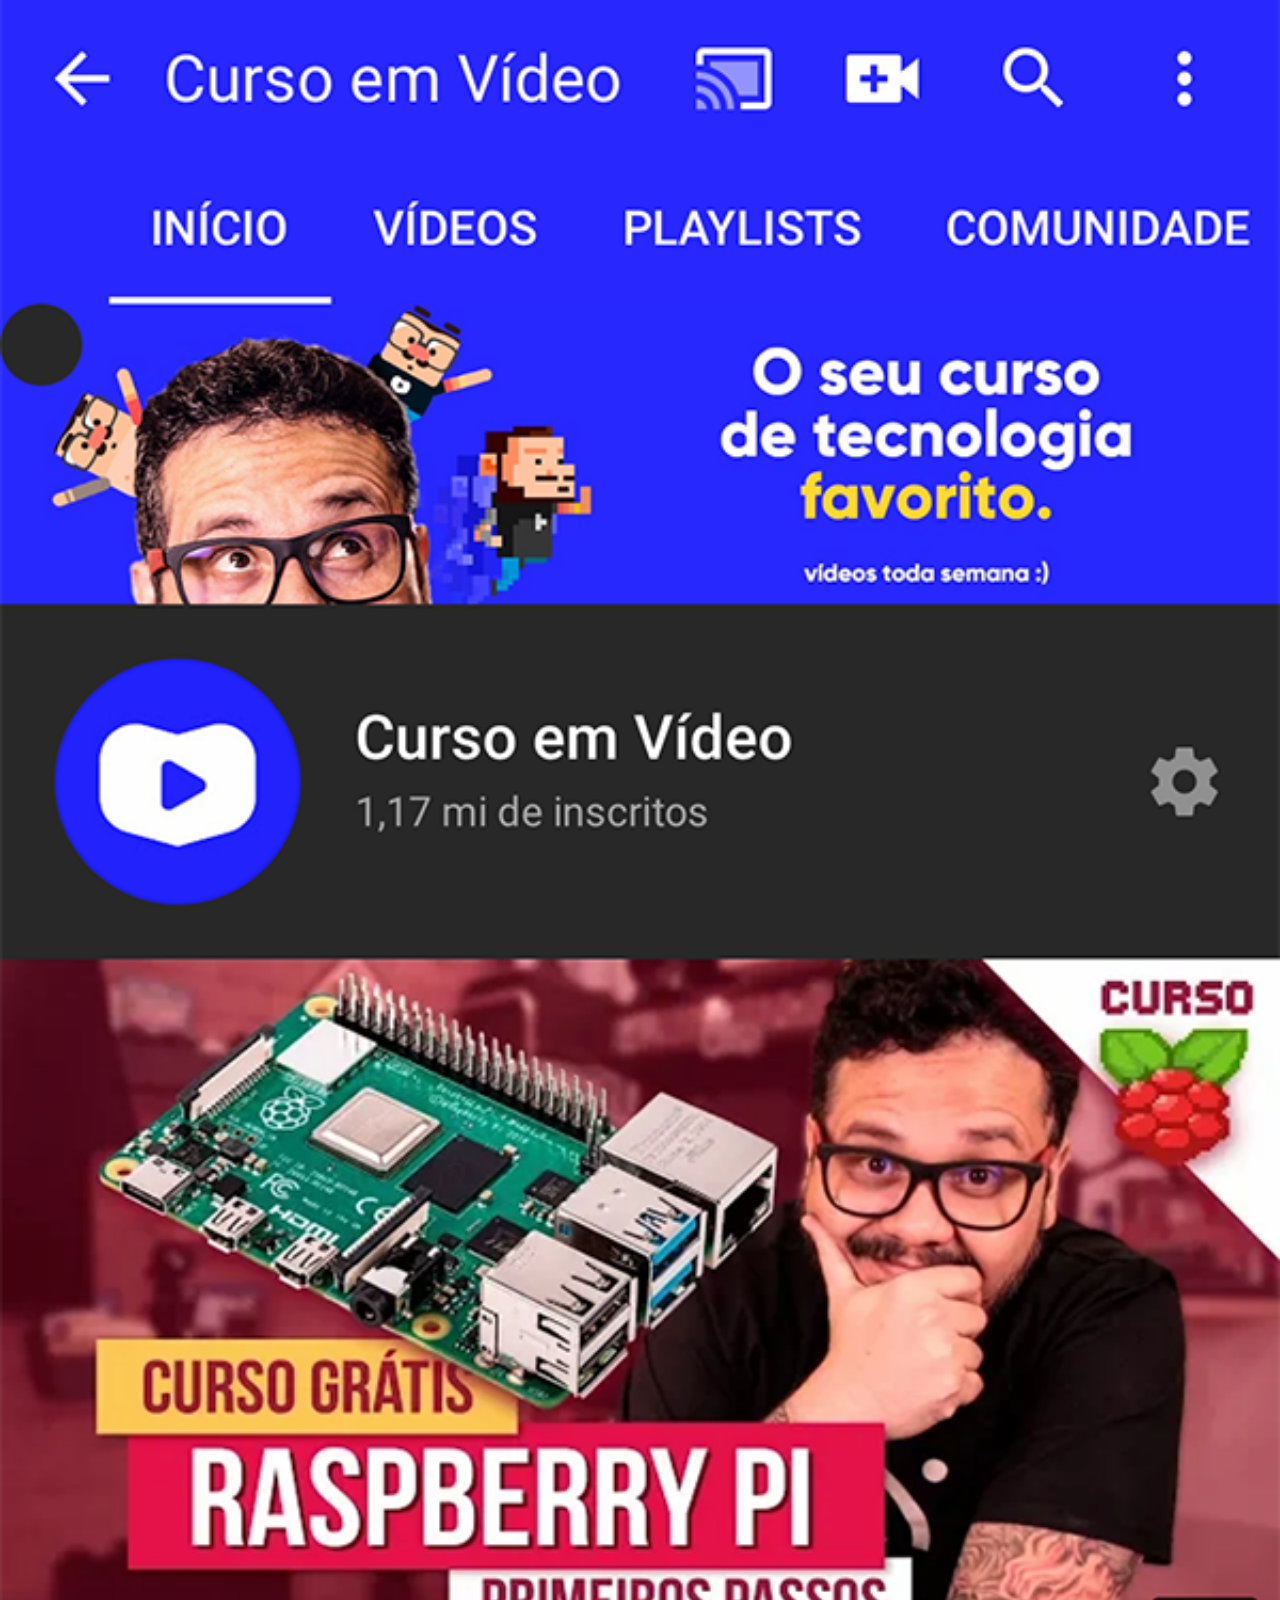
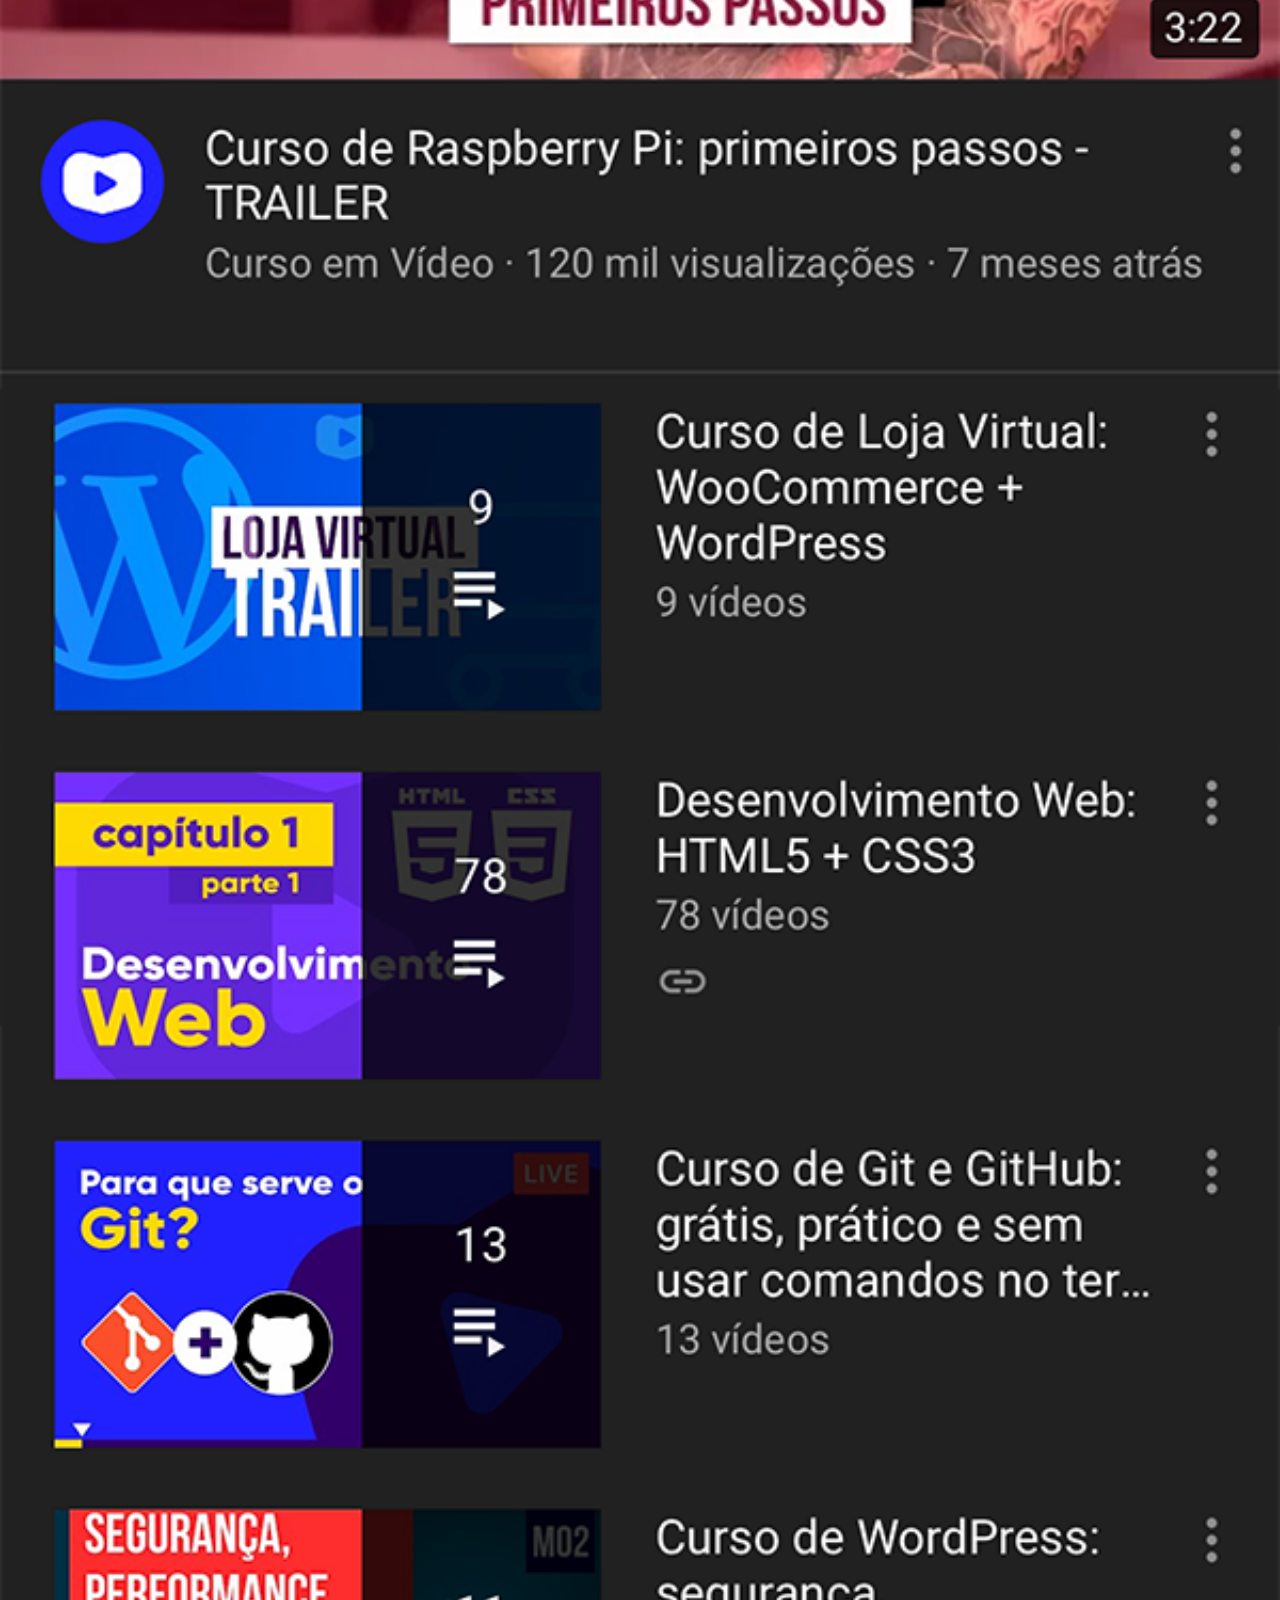
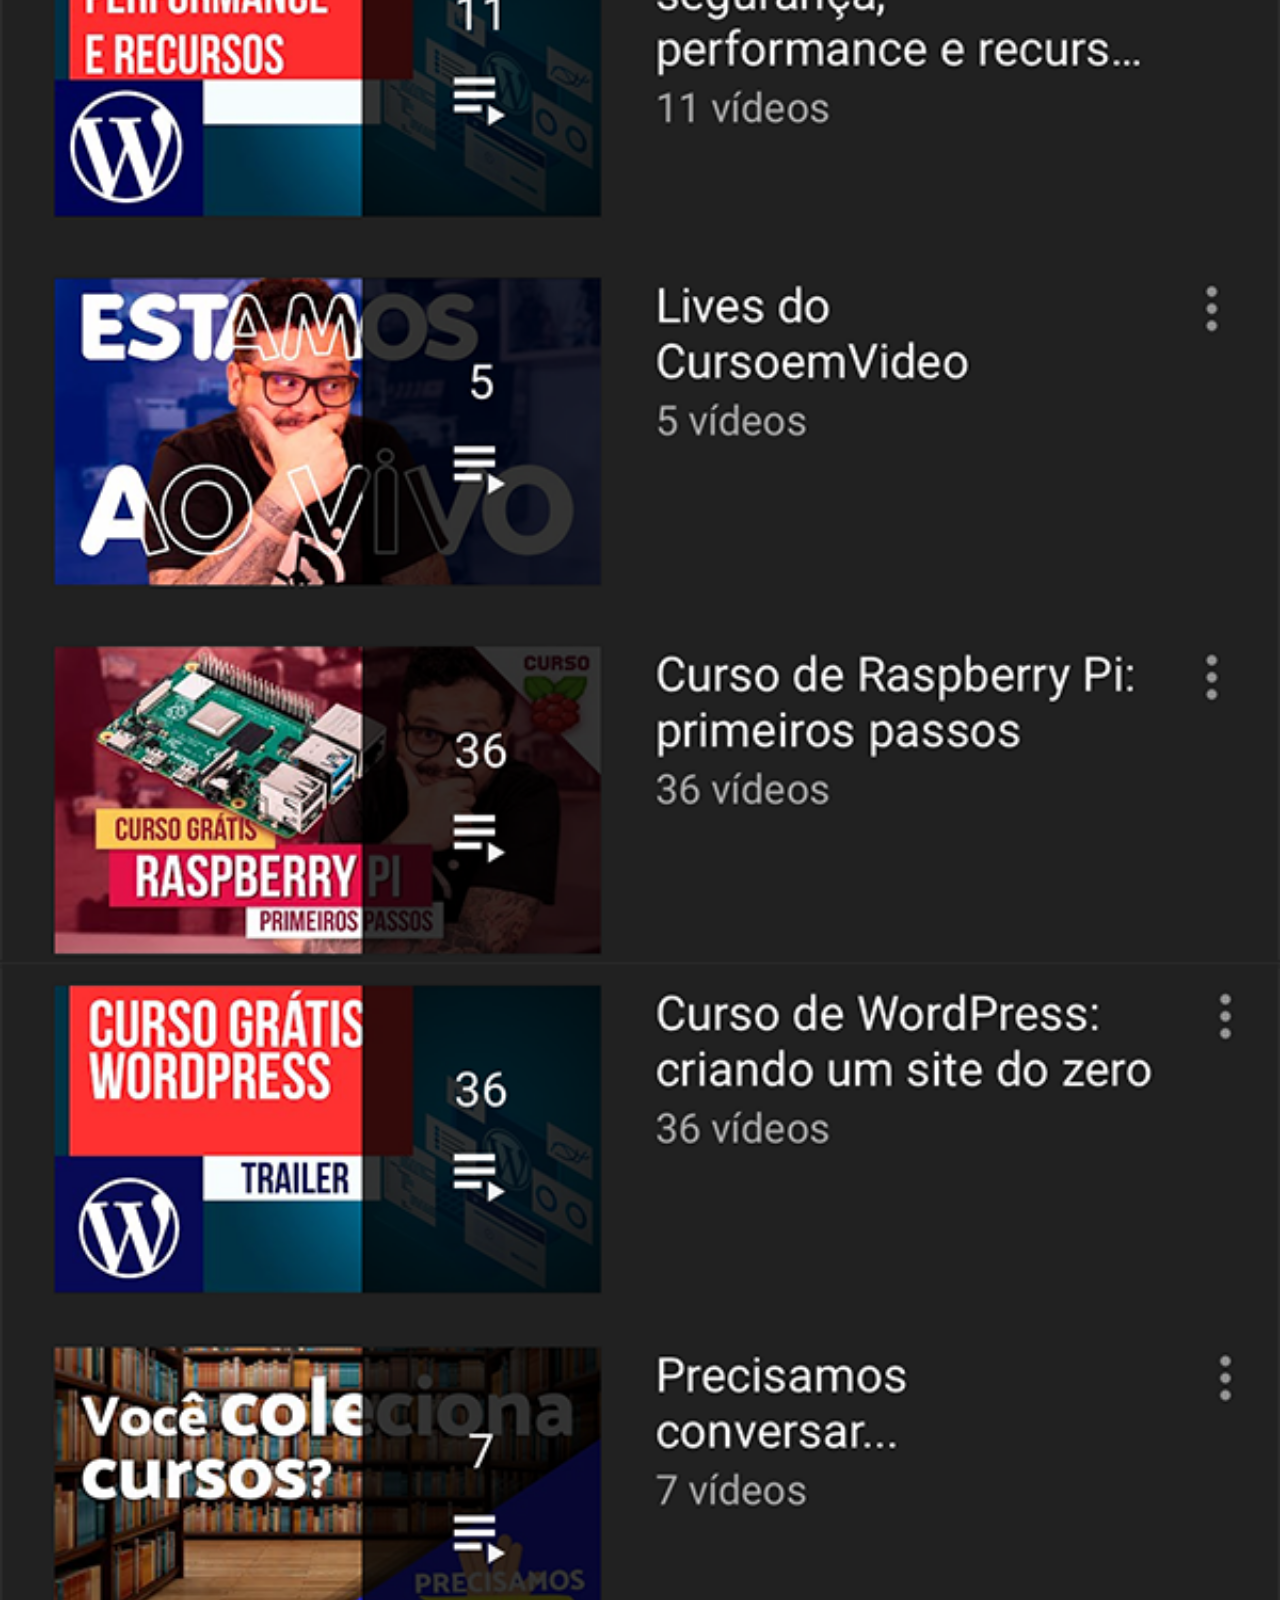
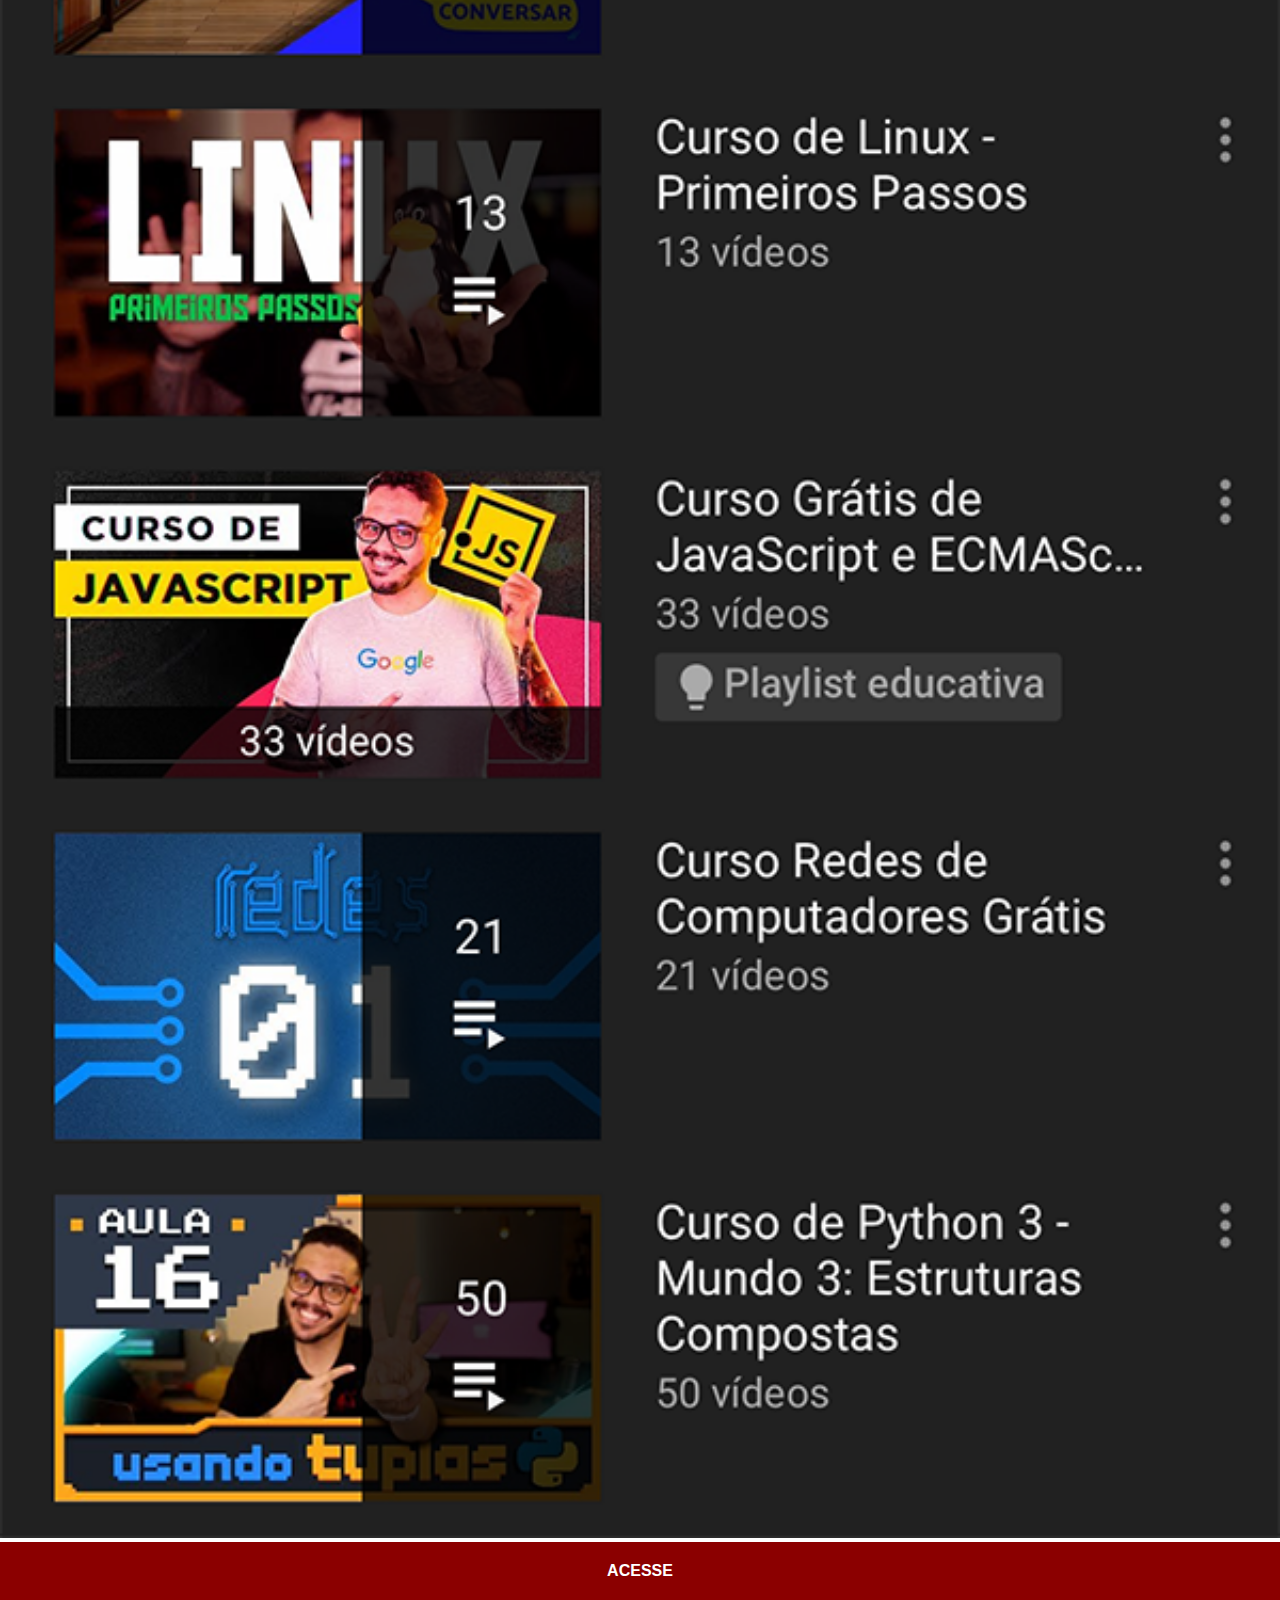
<file: youtube.html>
<!DOCTYPE html>
<html lang="pt-br">
<head>
    <meta charset="UTF-8">
    <meta http-equiv="X-UA-Compatible" content="IE=edge">
    <meta name="viewport" content="width=device-width, initial-scale=1.0">
    <link rel="stylesheet" href="estilos/social.css">
    <title>YouTube</title>
</head>
<body>
    <img src="imagens/tela-youtube.png" alt="YouTube">
    <a href="https://www.youtube.com/c/CursoemV%C3%ADdeo/playlists" target="_blank">ACESSE</a>
</body>
</html>
</file>
<file: estilos/style.css>
@charset "UTF-8";

* {
    margin: 0px;
    padding: 0px;
    font-family: Arial, Helvetica, sans-serif;
}

html, body {
    height: 100vh;
    width: 100vw;
    background-color: black;
}

body {
    background: url('../imagens/fundo-madeira.jpg') no-repeat top center;
    background-size: cover;
    background-attachment: fixed;
}

main {
    position: relative;
    height: 100vh;
}

section#telefone {
    position: absolute;
    top: 50%;
    left: 50%;
    transform: translate(-50%, -50%);
    height: 627px;
    width: 311px;
    background: url('../imagens/frame-iphone.png') no-repeat;
}

iframe#tela {
    position: relative;
    top: 80px;
    left: 22px;
    width: 267px;
    height: 471px;
}

section#redes-sociais {
    text-align: right;
}

section#redes-sociais img {
    width: 50px;
    margin: 10px;
    border-radius: 50%;
    box-shadow: 2px 2px 5px rgba(0, 0, 0, 0.400);
    box-sizing: border-box;
}

section#redes-sociais img:hover {
    border: 2px solid rgb(255, 255, 255, 0.637);
    transform: translate(-3px, -3px);
    box-shadow: 5px 5px 10px rgba(0, 0, 0, 0.623);
    transition: transform .3s;
}
</file>
<file: estilos/social.css>
* {
    margin: 0px;
    padding: 0px;
    font-family: Arial, Helvetica, sans-serif;
}

::-webkit-scrollbar {
    width: 0px;
    height: 0px;
}

img {
    width: 100vw;
}

a {
    display: block;
    background-color: darkred;
    color: white;
    padding: 20px;
    text-align: center;
    font-weight: bolder;
    text-decoration: none;
}

a:hover {
    background-color: red;
}
</file>
